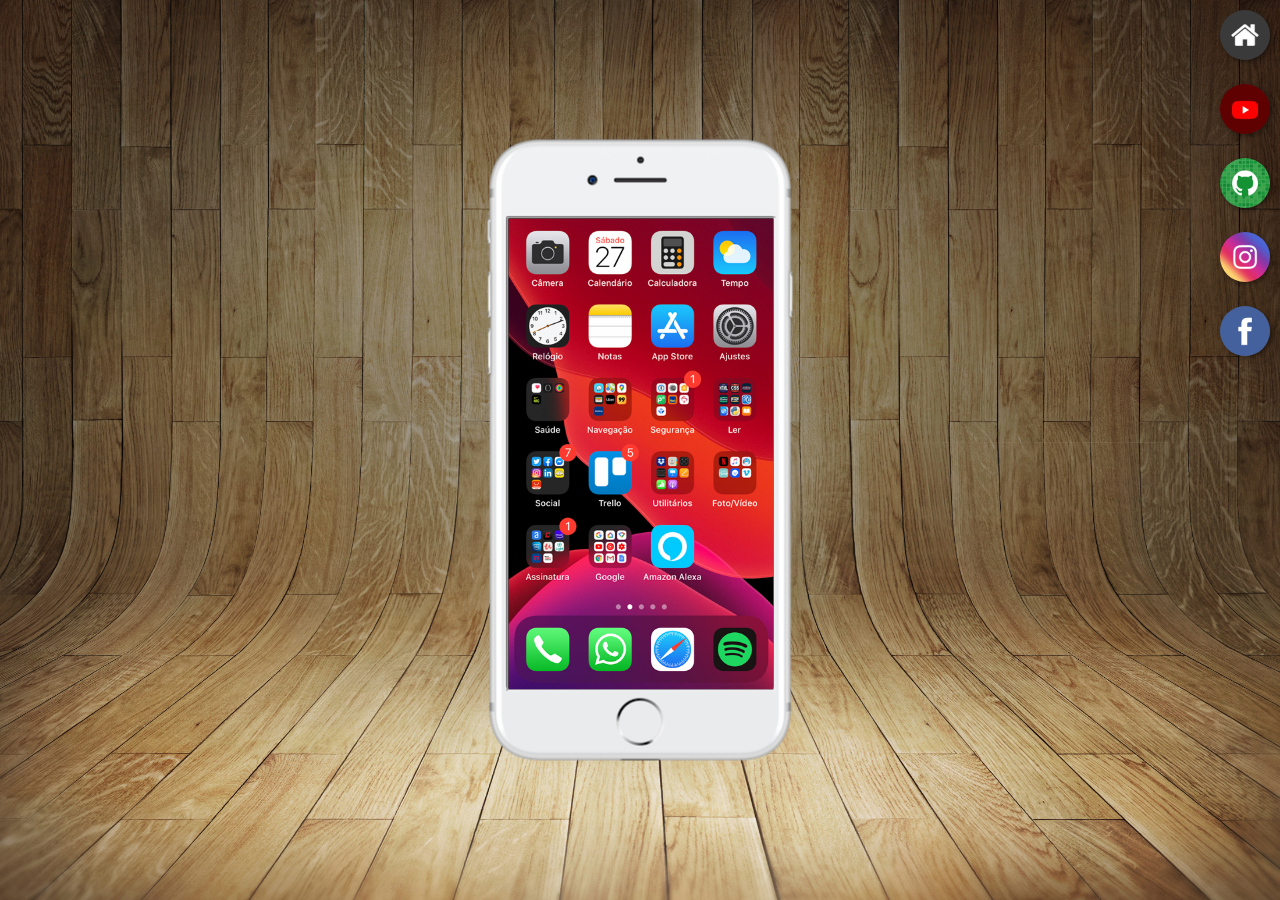
<file: index.html>
<!DOCTYPE html>
<html lang="pt-br">
<head>
    <meta charset="UTF-8">
    <meta name="viewport" content="width=device-width, initial-scale=1.0">
    <title>Projeto Redes Socias</title>
    <link rel="shortcut icon" href="favicon.ico" type="image/x-icon">
    <link rel="stylesheet" href="estilos/style.css">
</head>
<body>
    <main>
        <section id="telefone">
            <iframe src="home.html" name="tela" id="tela">
                Seu Navegador não é compatível com isso.
            </iframe>
        </section>
        <section id="redes-socias">
            <a href="home.html" target="tela"><img src="imagens/logo-home.jpg" alt=""></a> <br>
            <a href="youtube.html" target="tela"><img src="imagens/logo-youtube.jpg" alt=""></a> <br>
            <a href="github.html" target="tela"><img src="imagens/logo-github.jpg" alt=""></a> <br>
            <a href="instagram.html" target="tela"><img src="imagens/logo-instagram.jpg" alt=""></a> <br>
            <a href="facebook.html" target="tela"><img src="imagens/logo-facebook.jpg" alt=""></a>
        </section>
    </main>
</body>
</html>
</file>
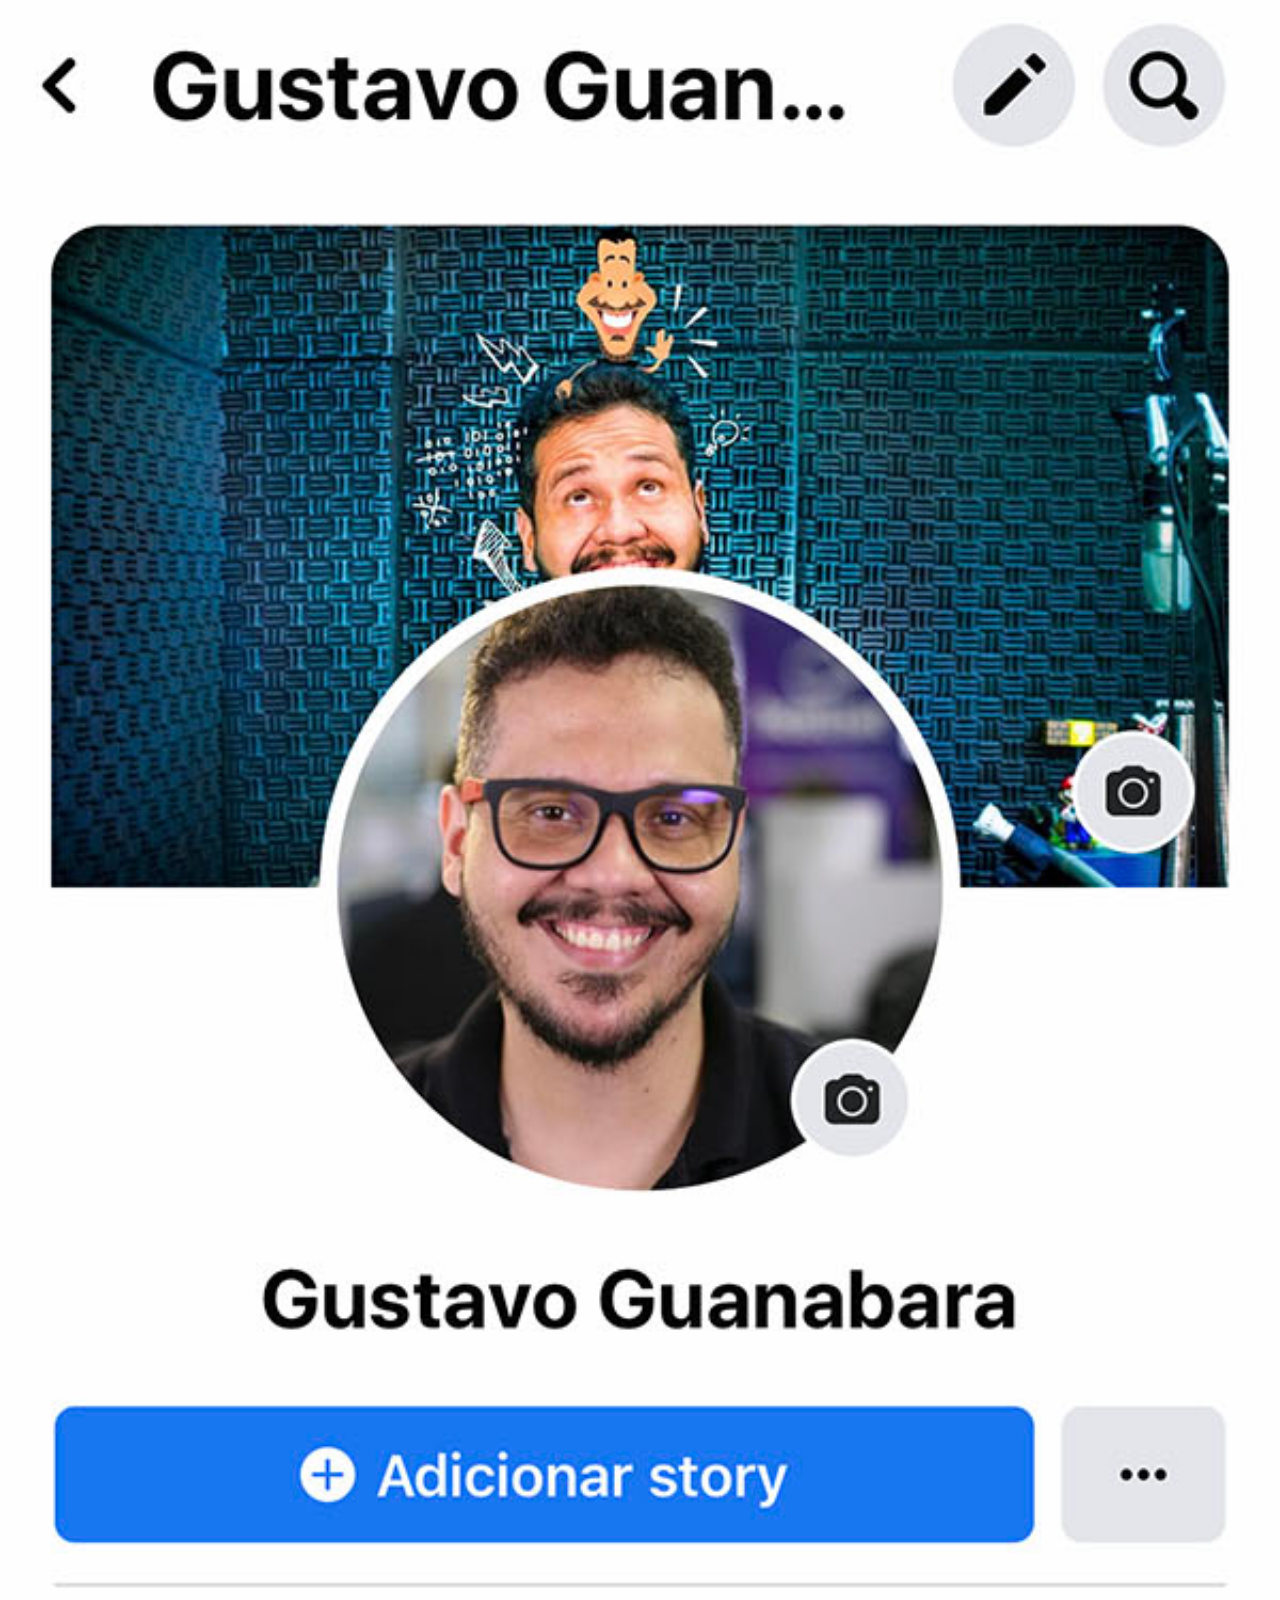
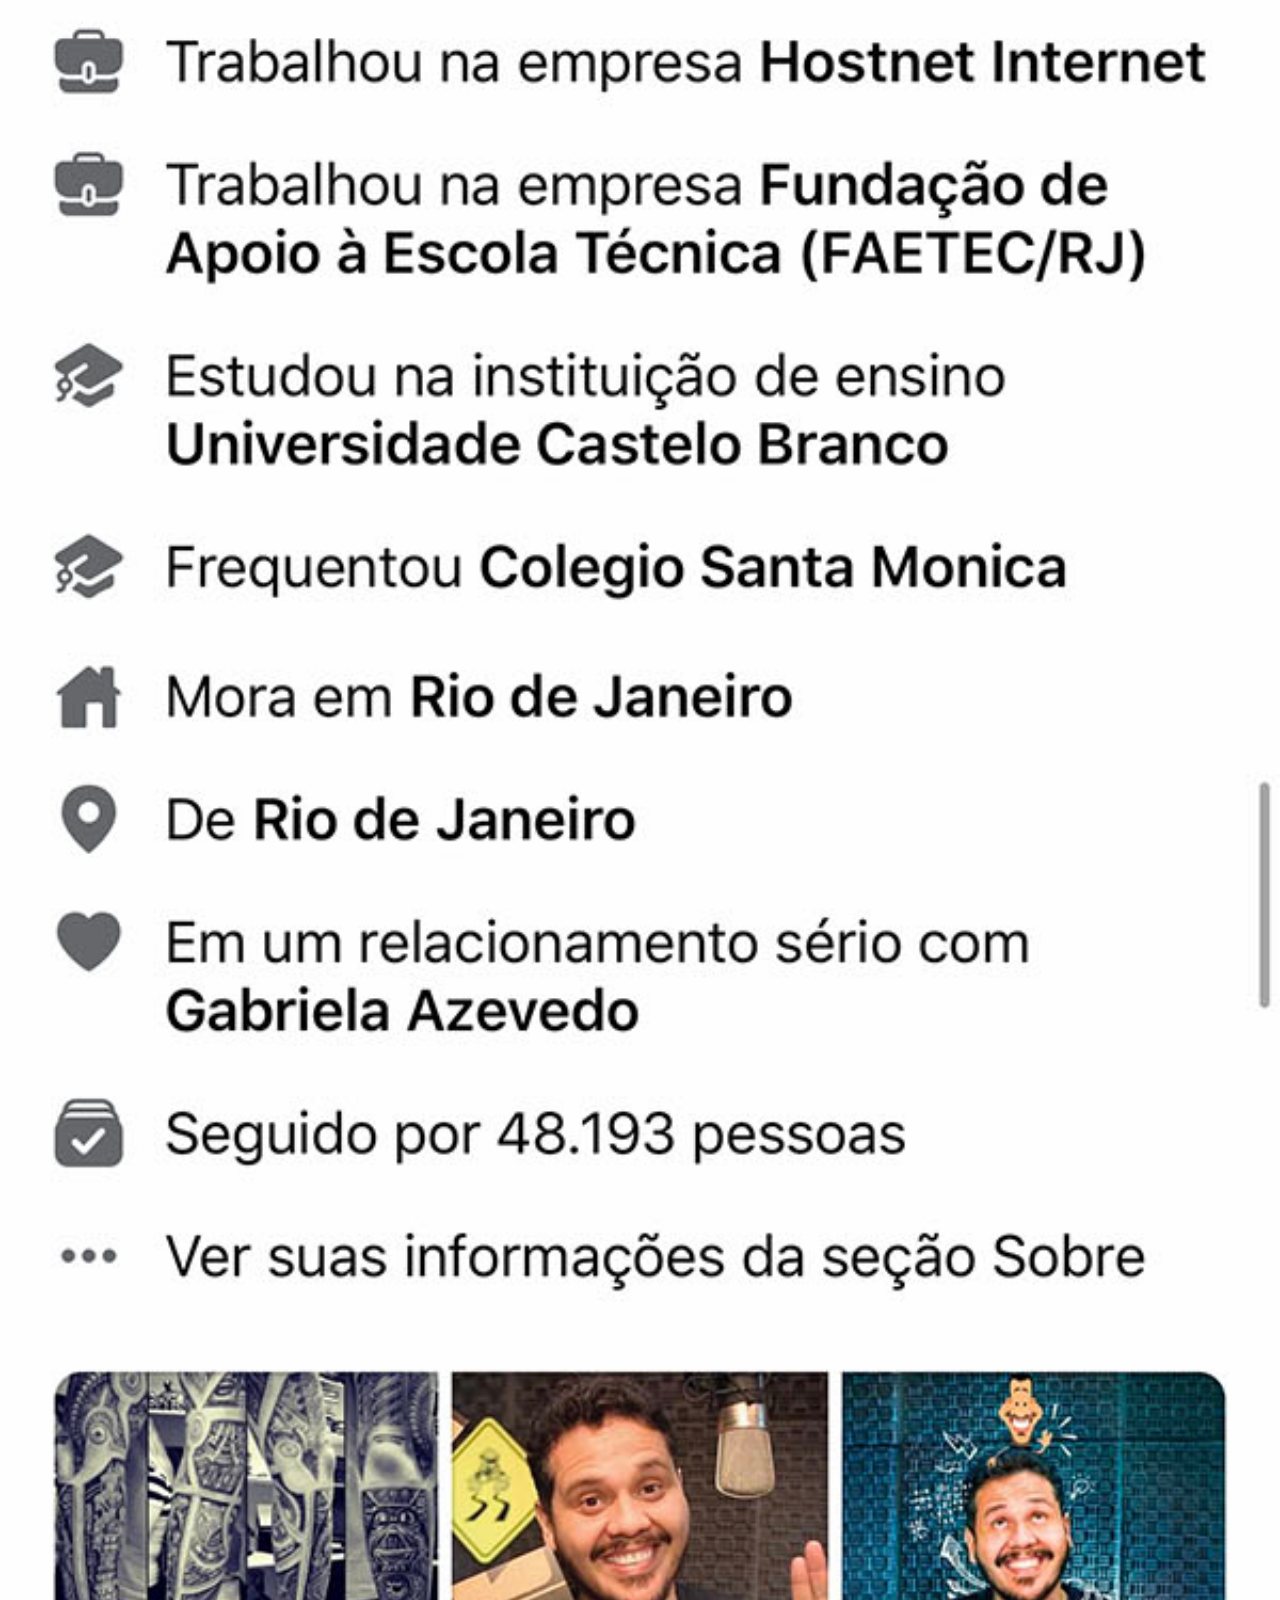
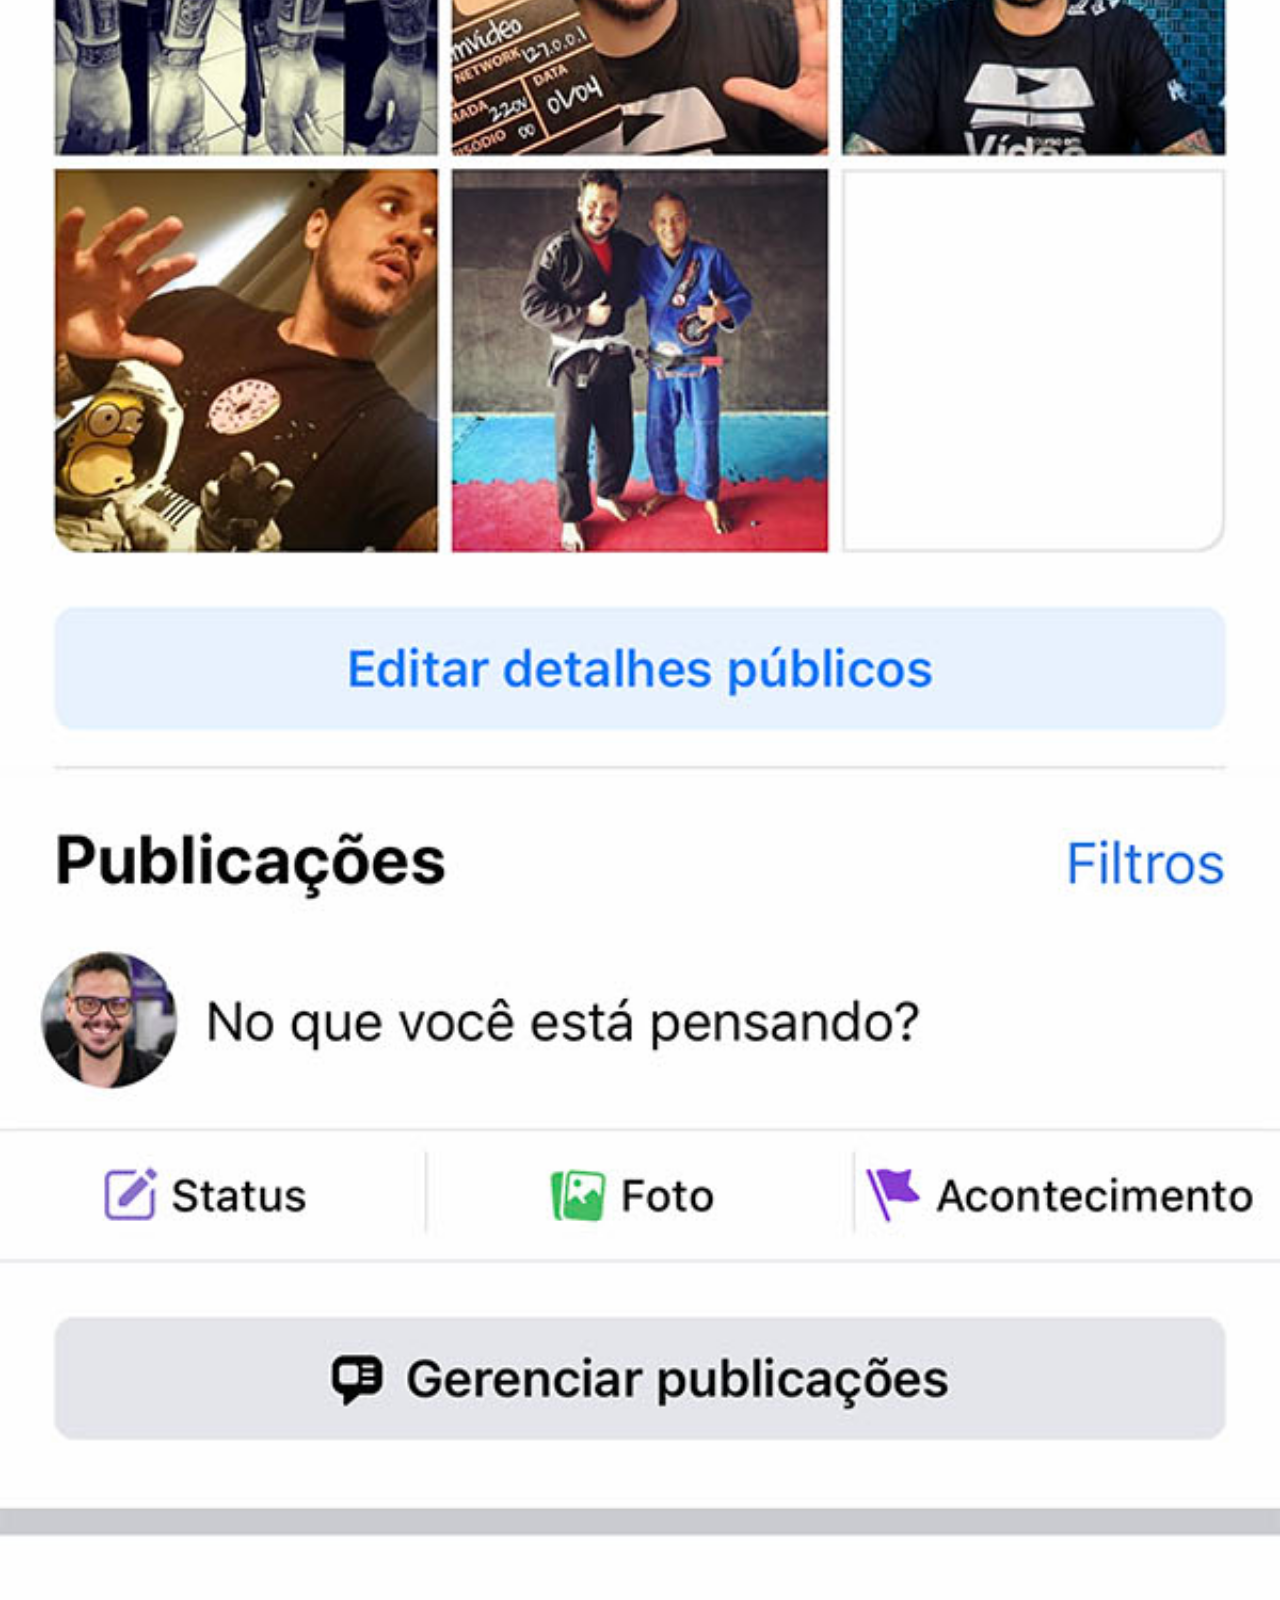
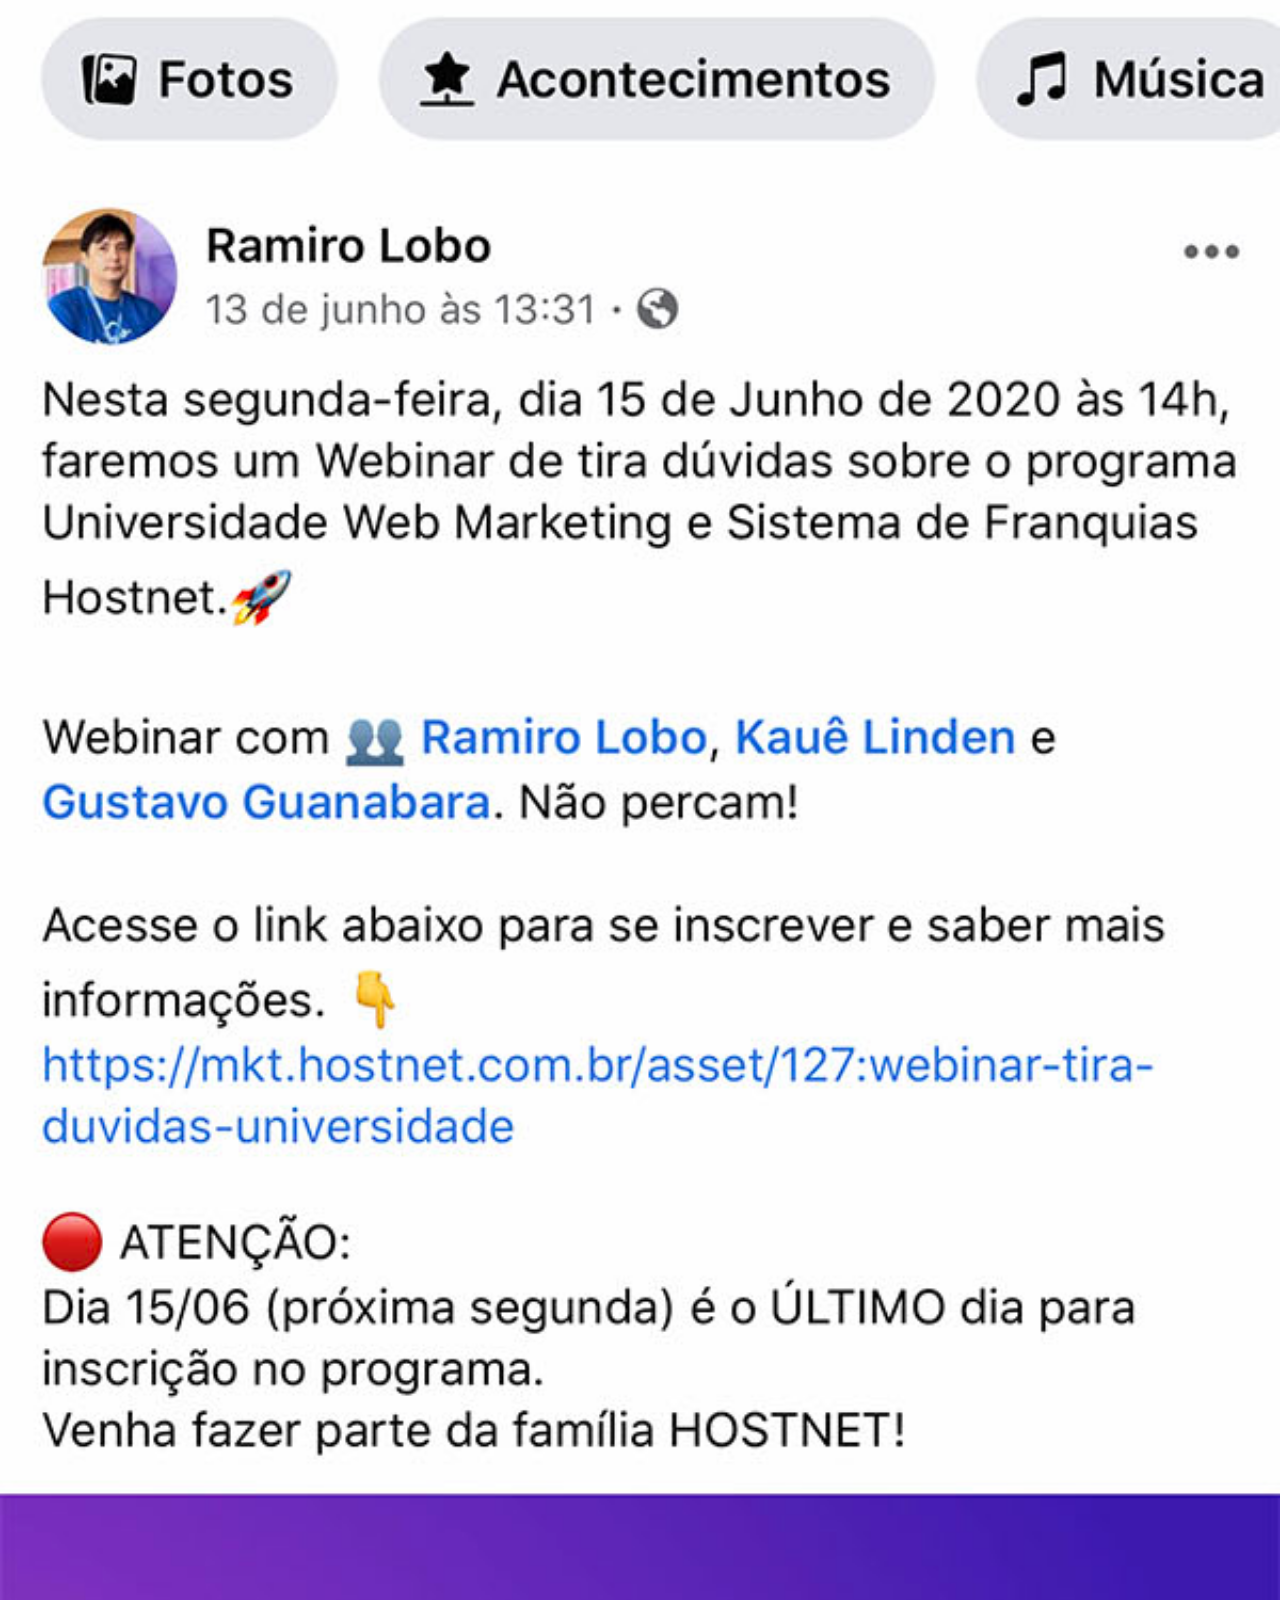
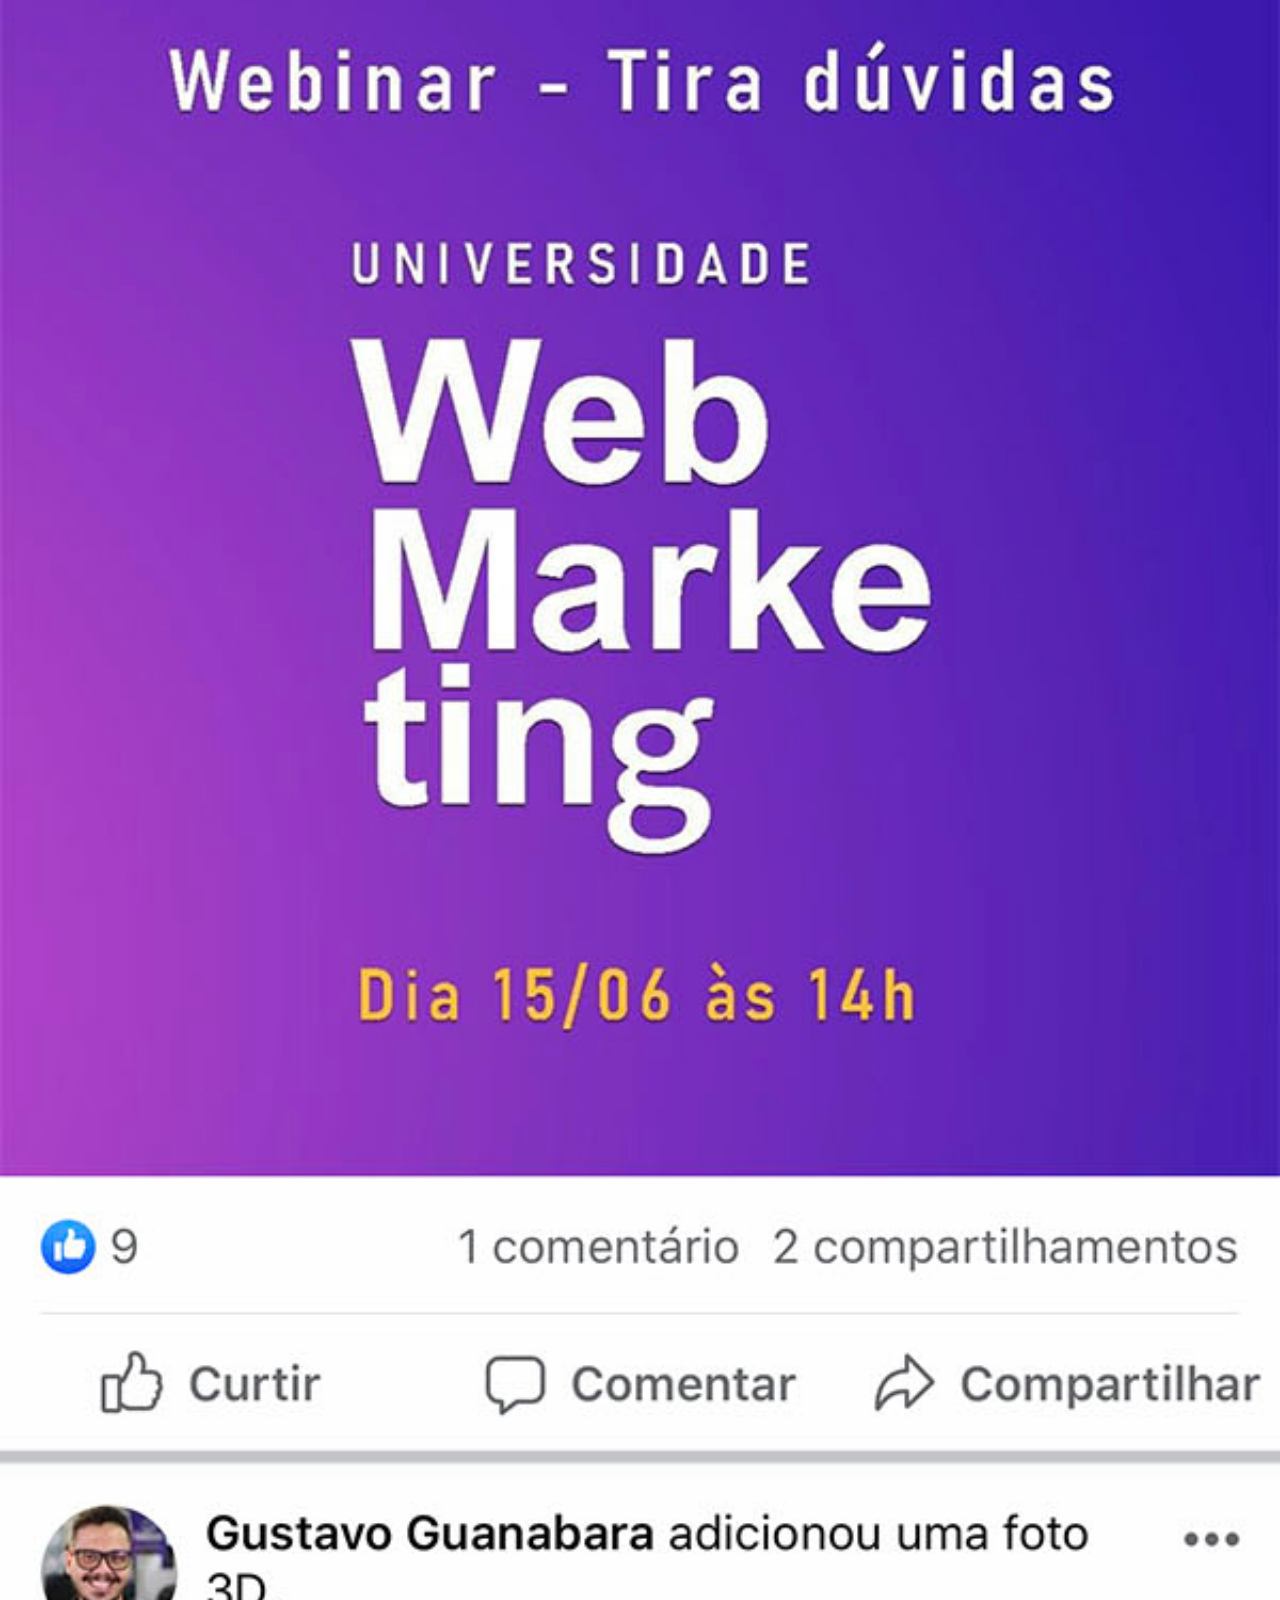
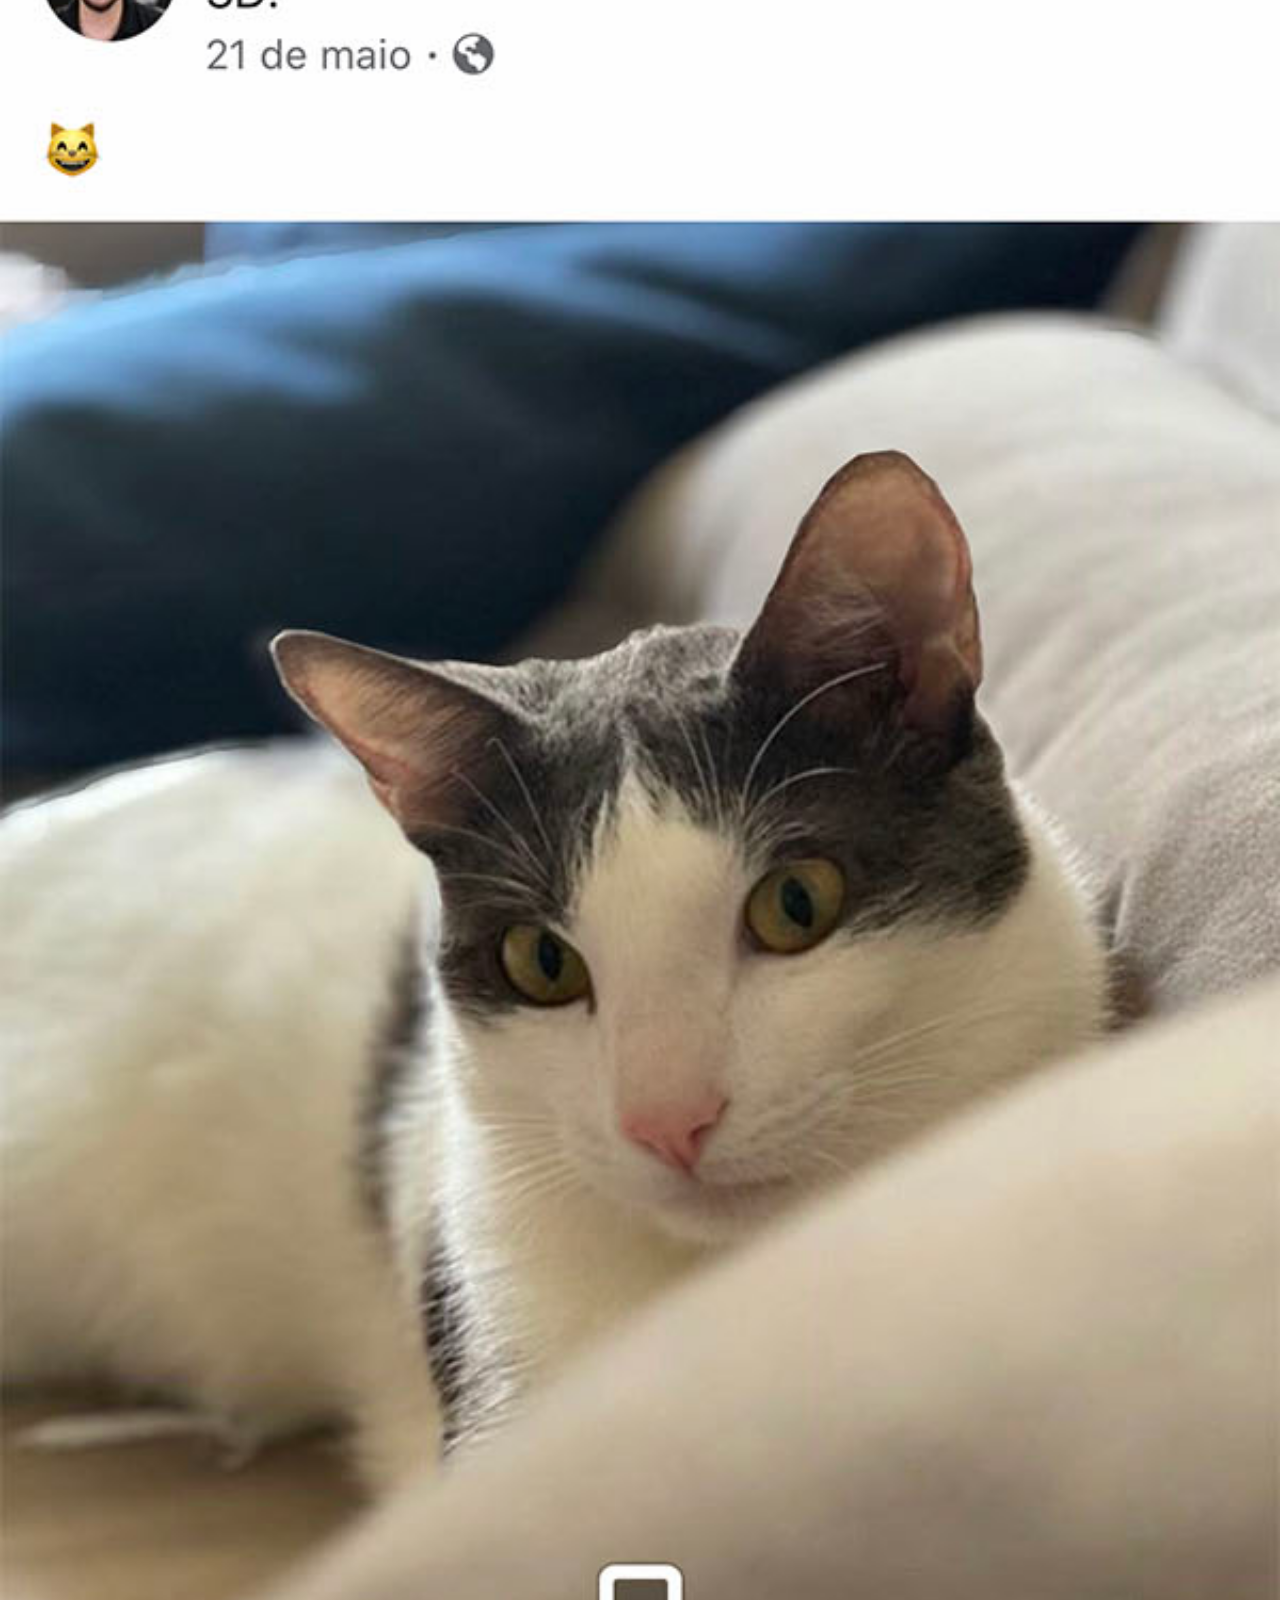
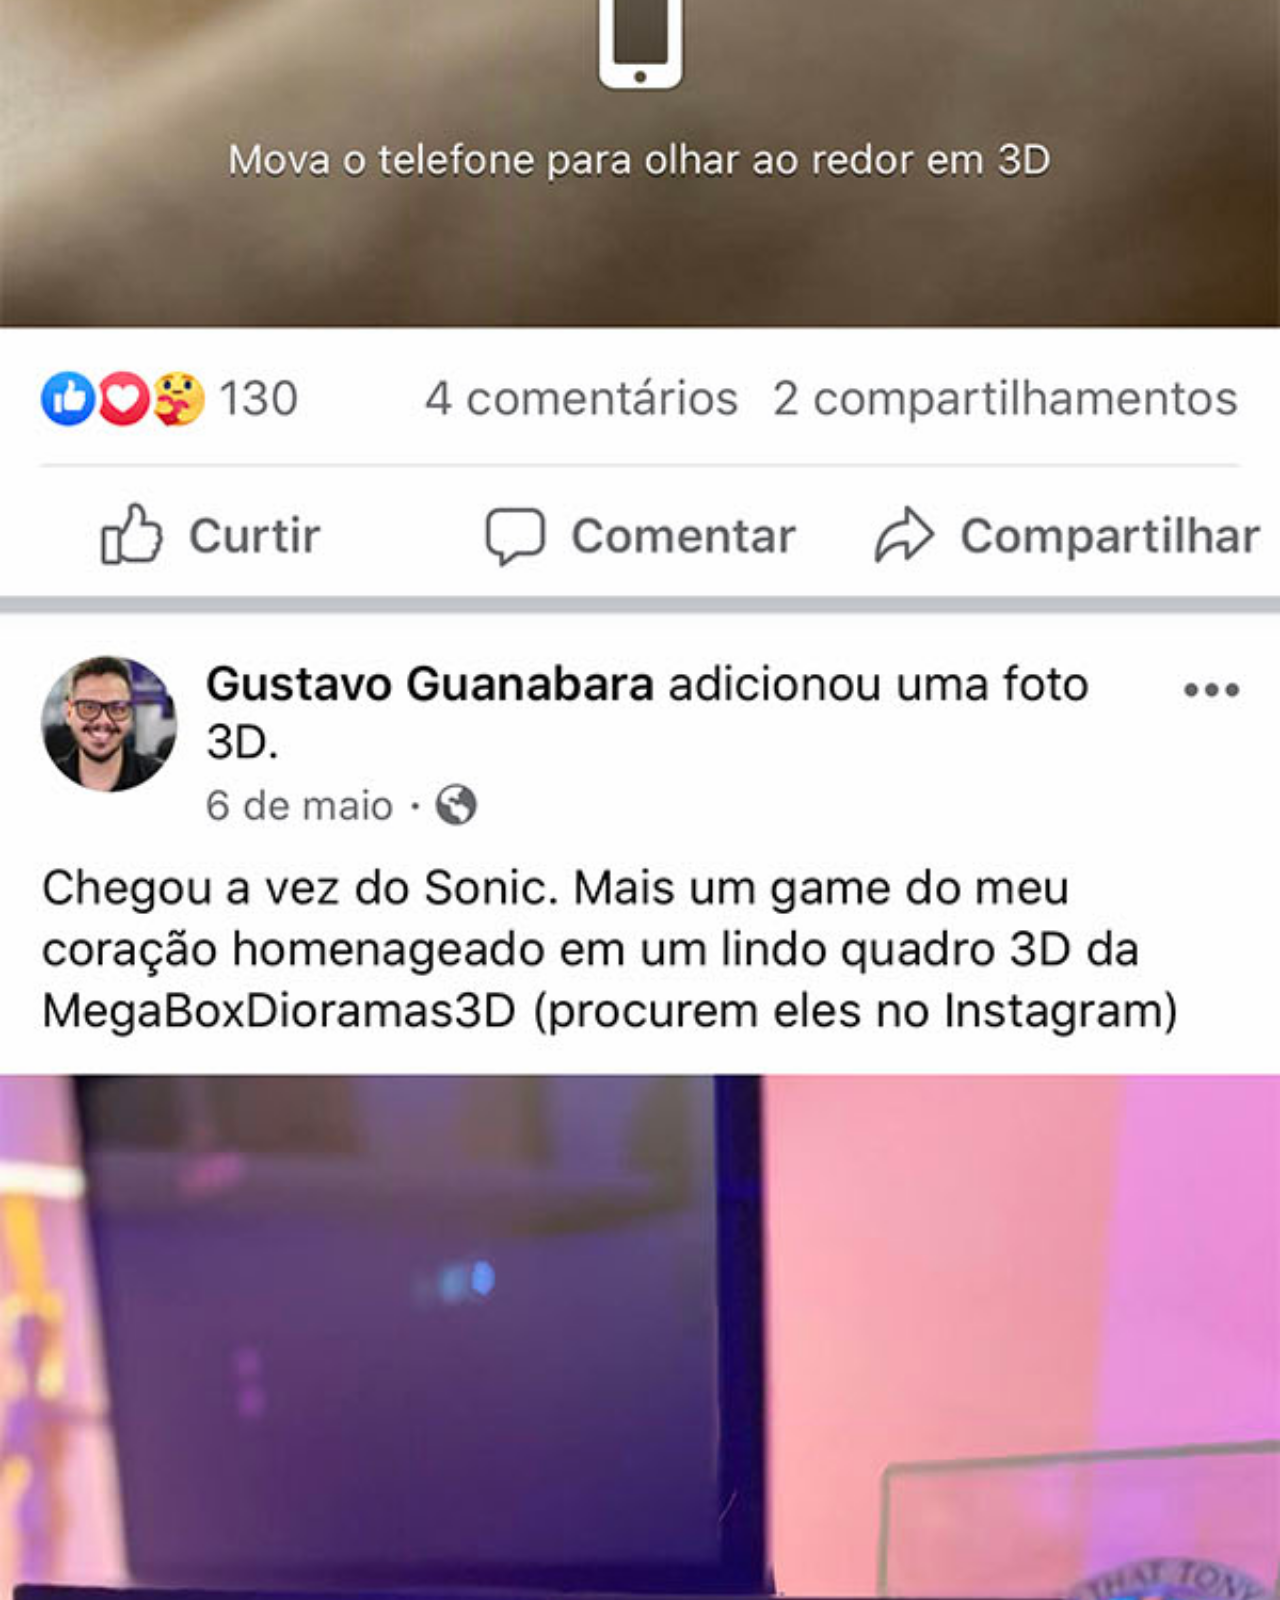
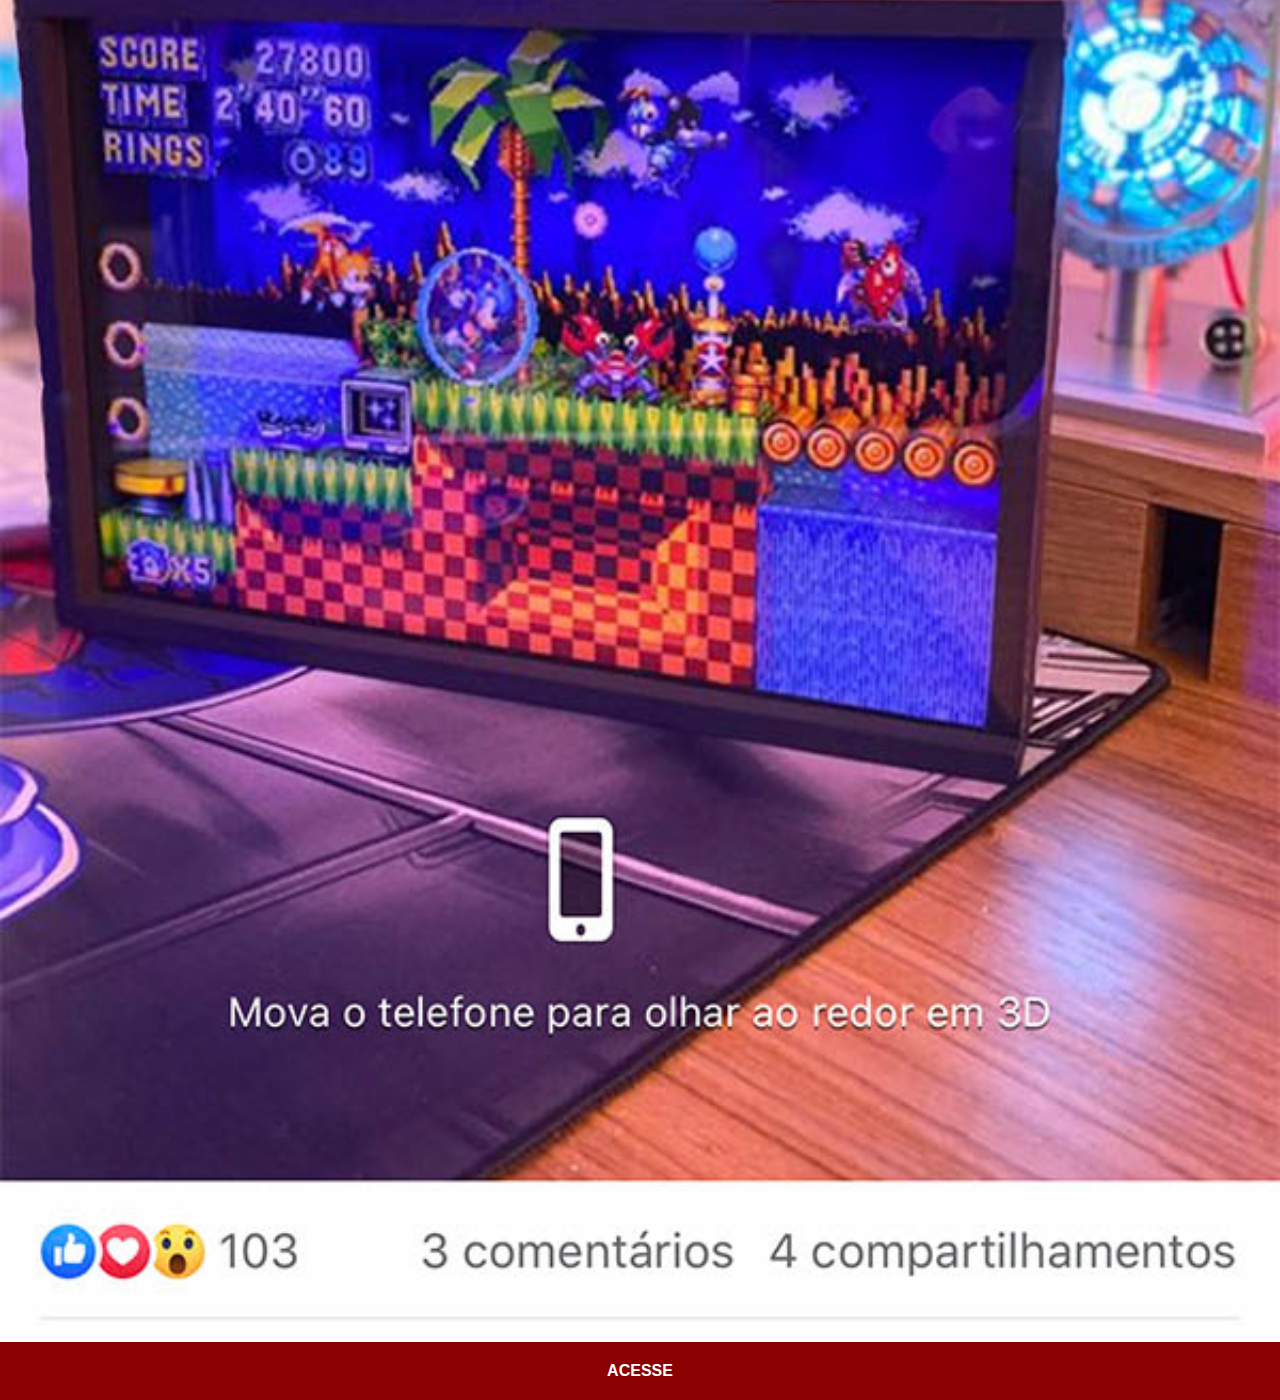
<file: facebook.html>
<!DOCTYPE html>
<html lang="pt-br">
<head>
    <meta charset="UTF-8">
    <meta name="viewport" content="width=device-width, initial-scale=1.0">
    <title>Facebook</title>
    <link rel="stylesheet" href="estilos/social.css">
</head>
<body>
    <img src="imagens/tela-facebook.jpg" alt="Facebook">
    <a href="https://www.facebook.com/people/Jonas-Santos-Moraes/pfbid0hRvspbLov9515D48n2pyMsHkRvfAcBJbnUEPawEb68jCL1Vbou1z3uUY5wKrWDpjl/">ACESSE</a>
</body>
</html>
</file>
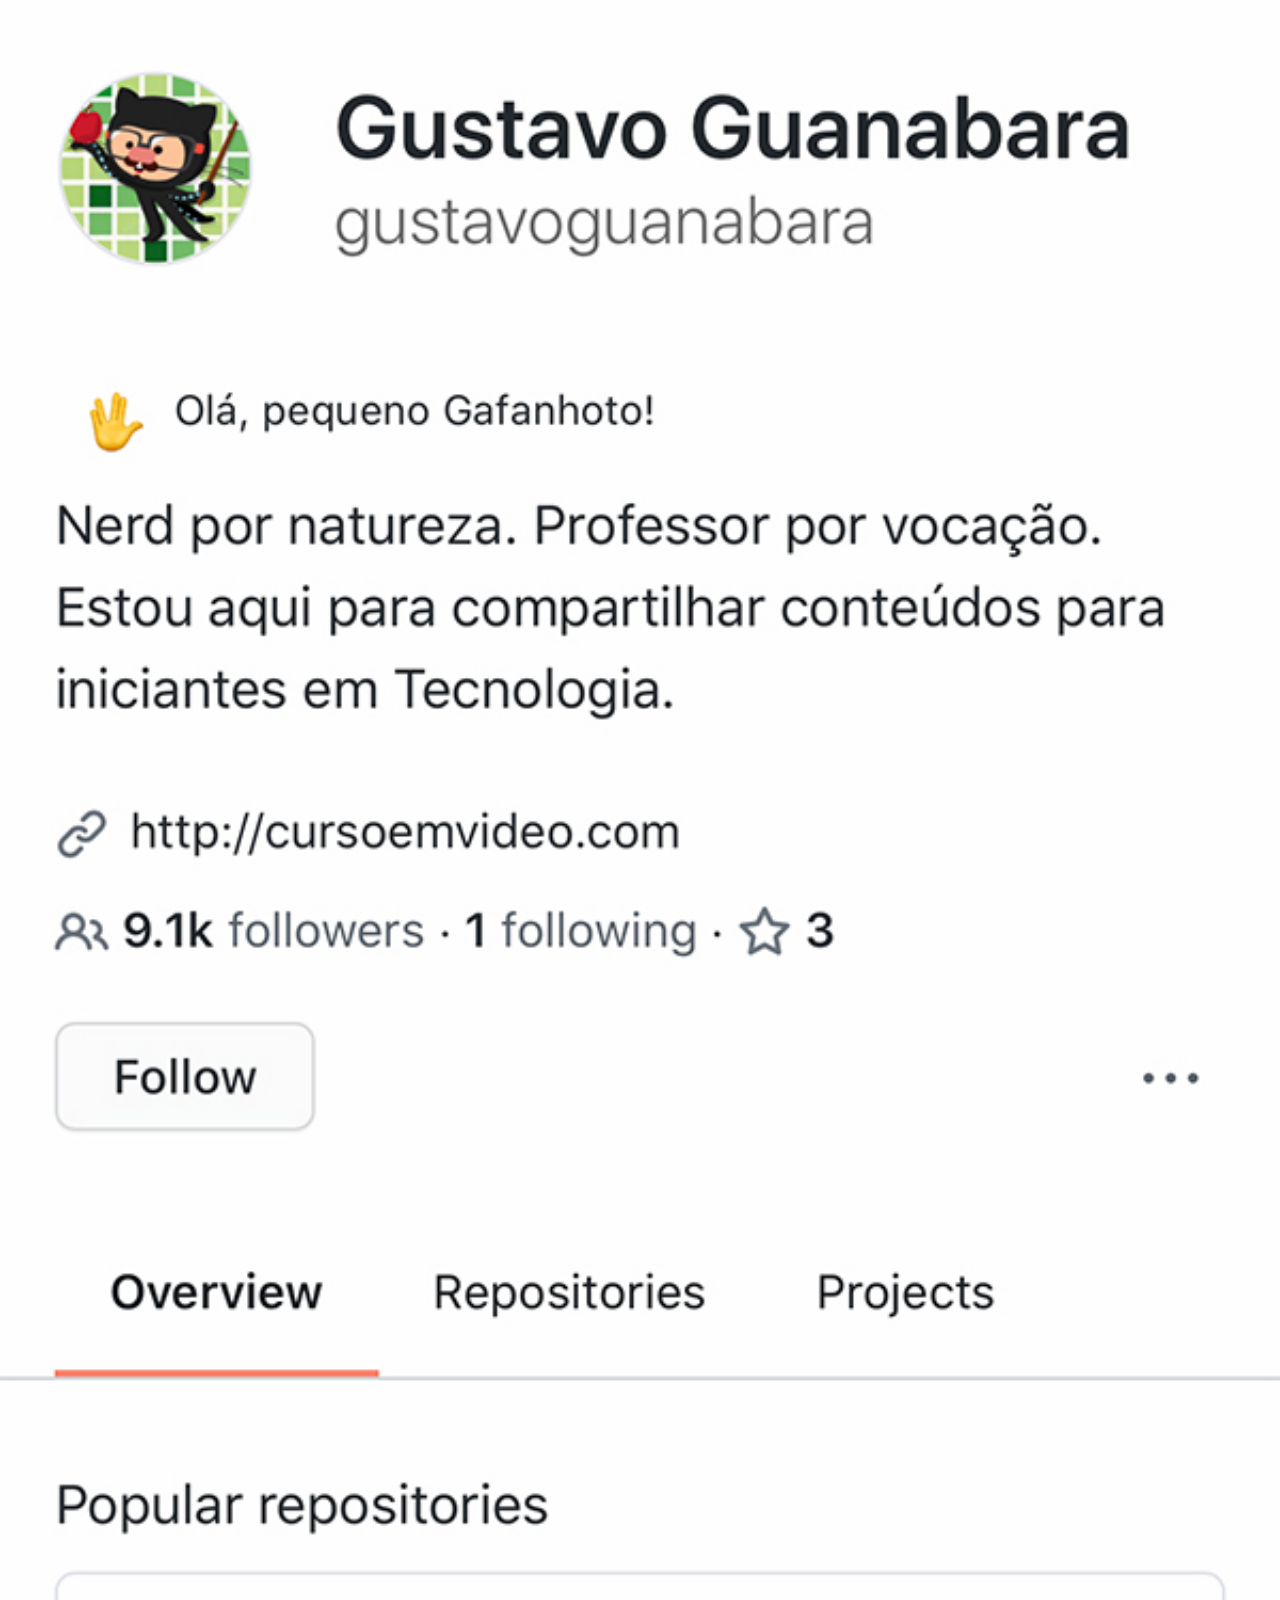
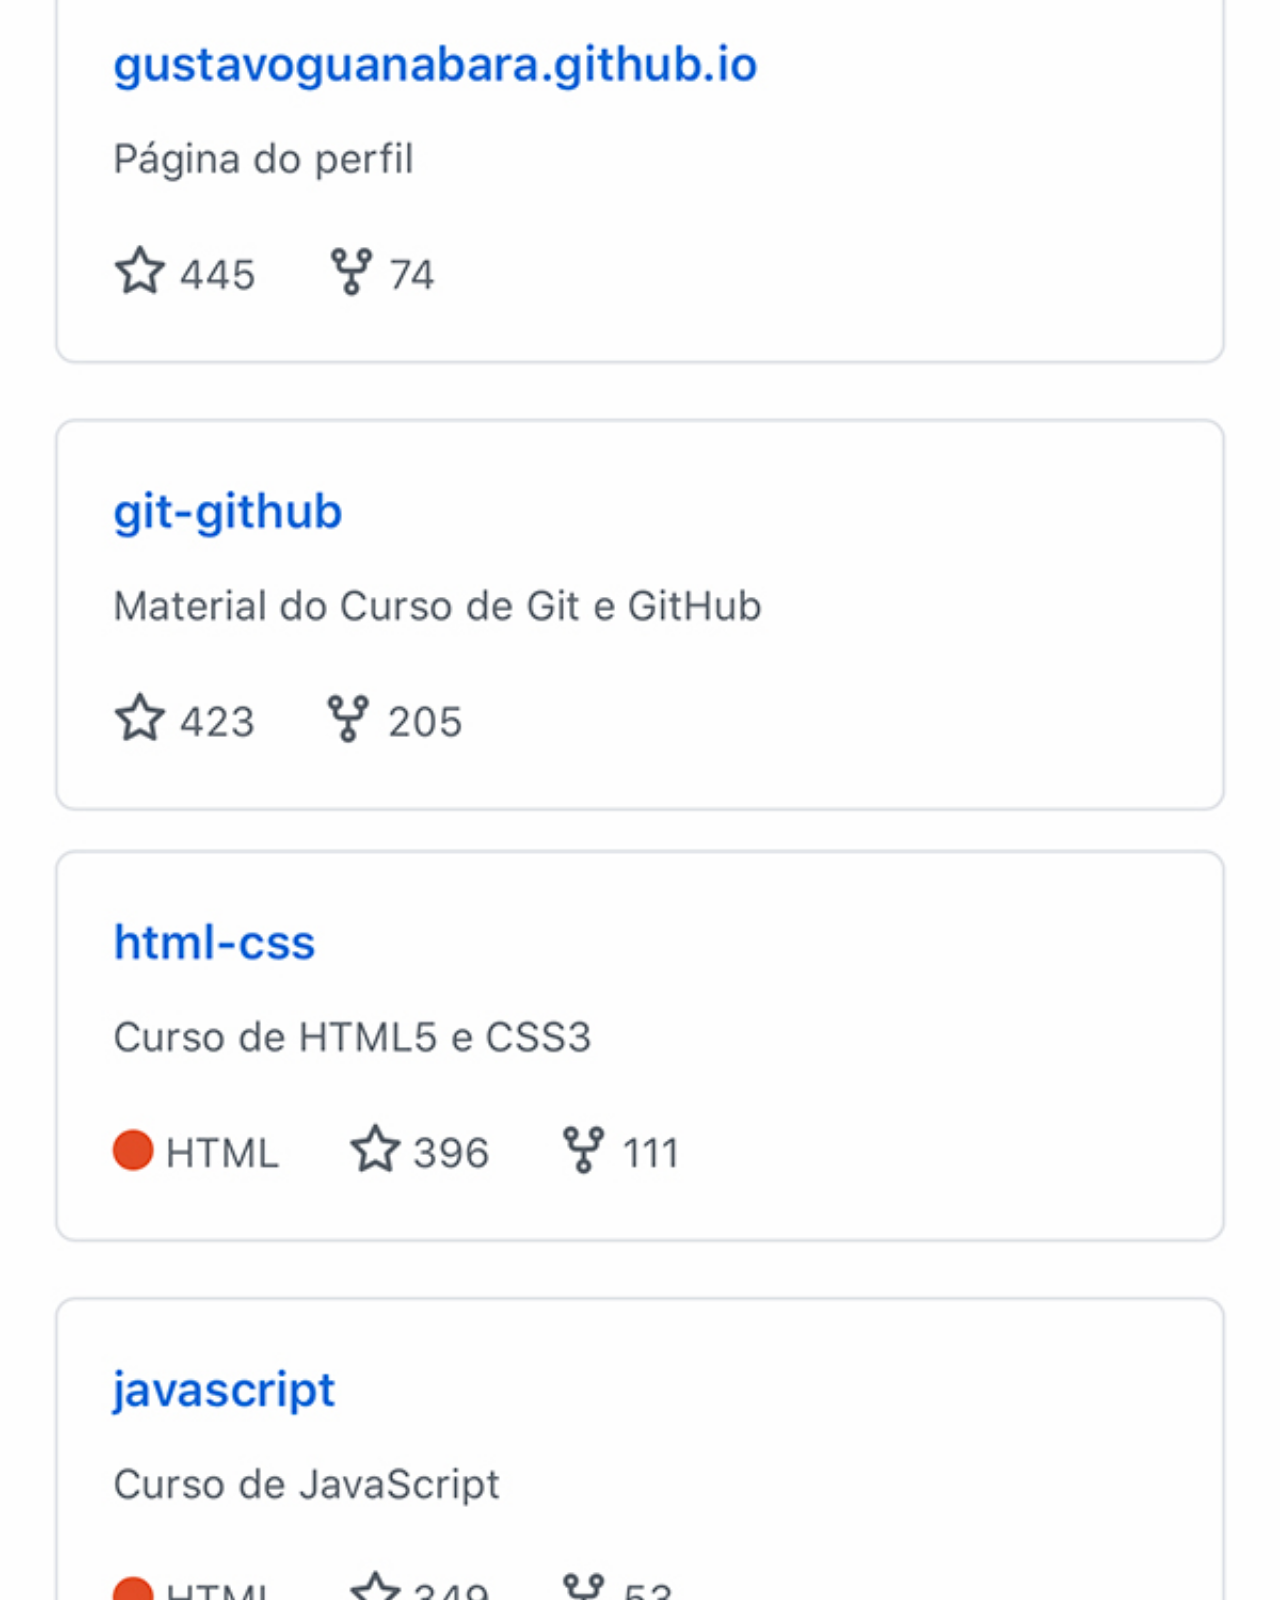
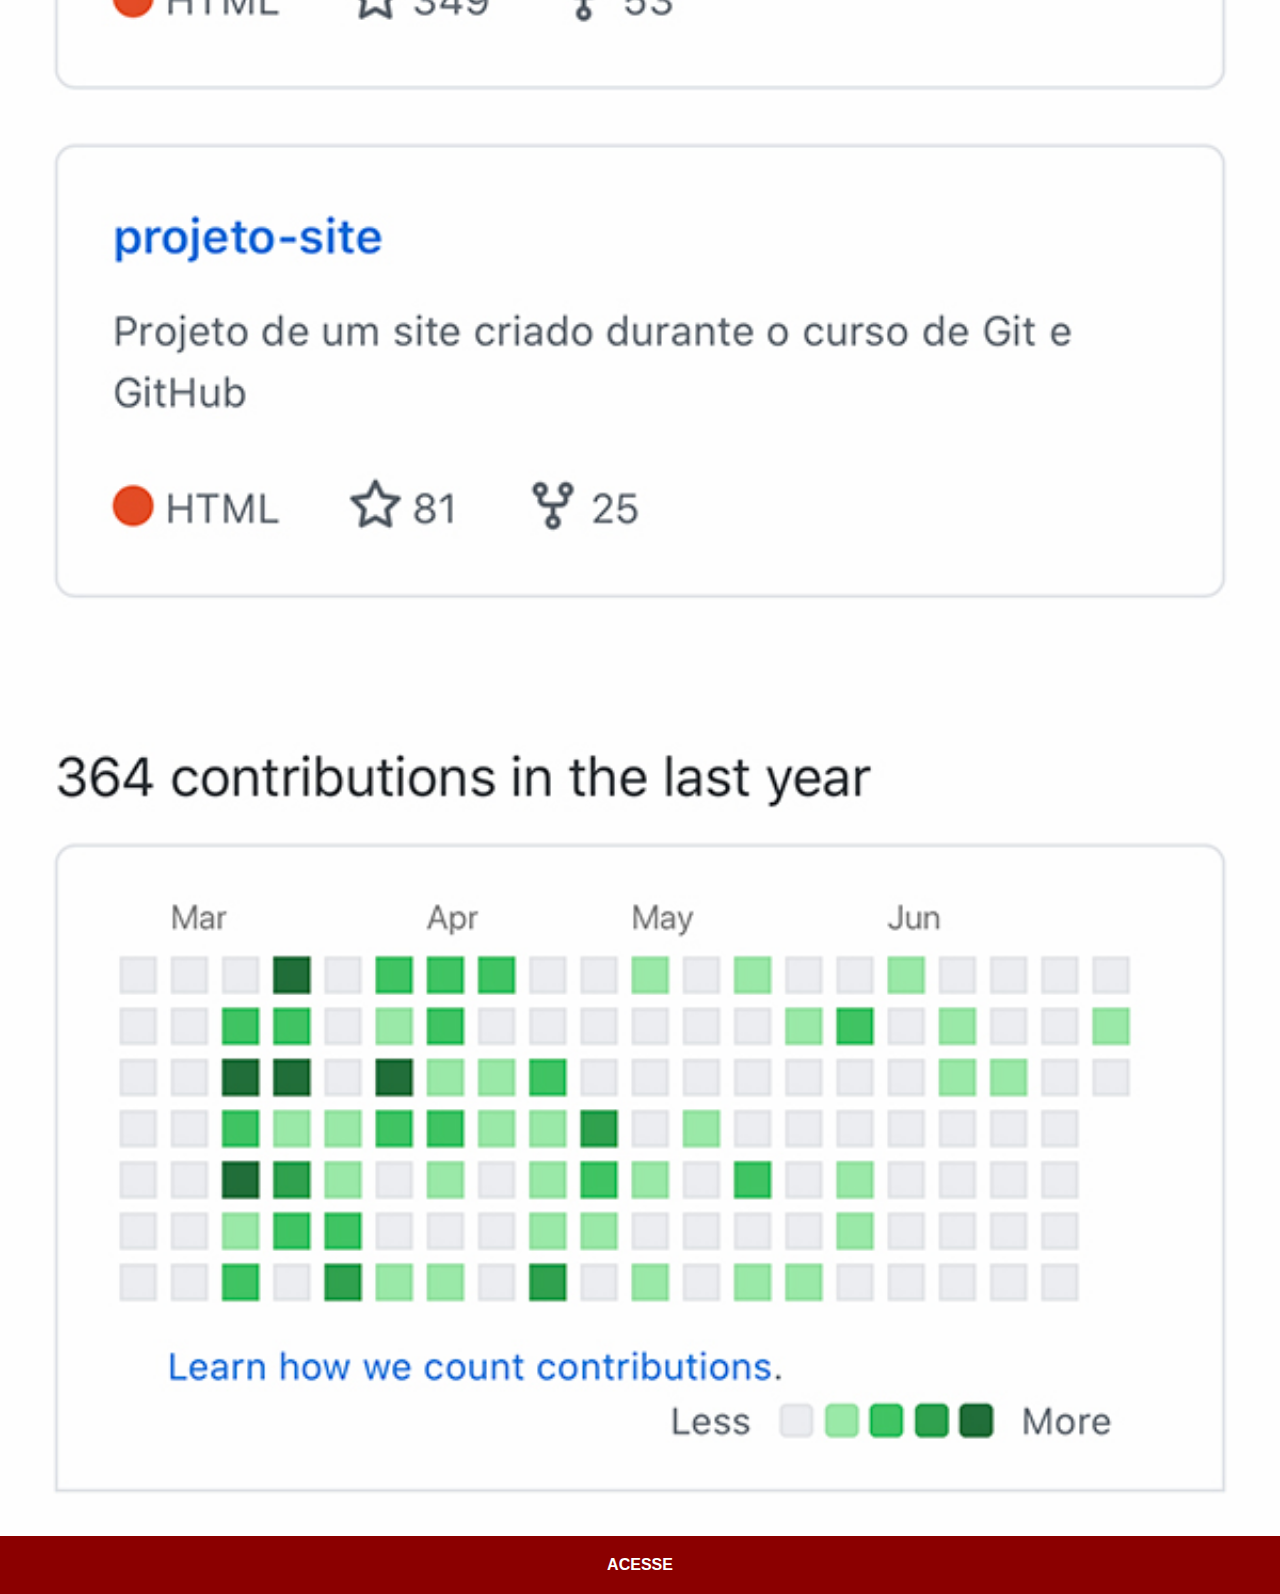
<file: github.html>
<!DOCTYPE html>
<html lang="pt-br">
<head>
    <meta charset="UTF-8">
    <meta name="viewport" content="width=device-width, initial-scale=1.0">
    <title>Document</title>
    <link rel="stylesheet" href="estilos/social.css">
</head>
<body>
    <img src="imagens/tela-github.jpg" alt="github">
    <a href="https://github.com/Jonas8233144234" target="_blank">ACESSE</a>
</body>
</html>
</file>
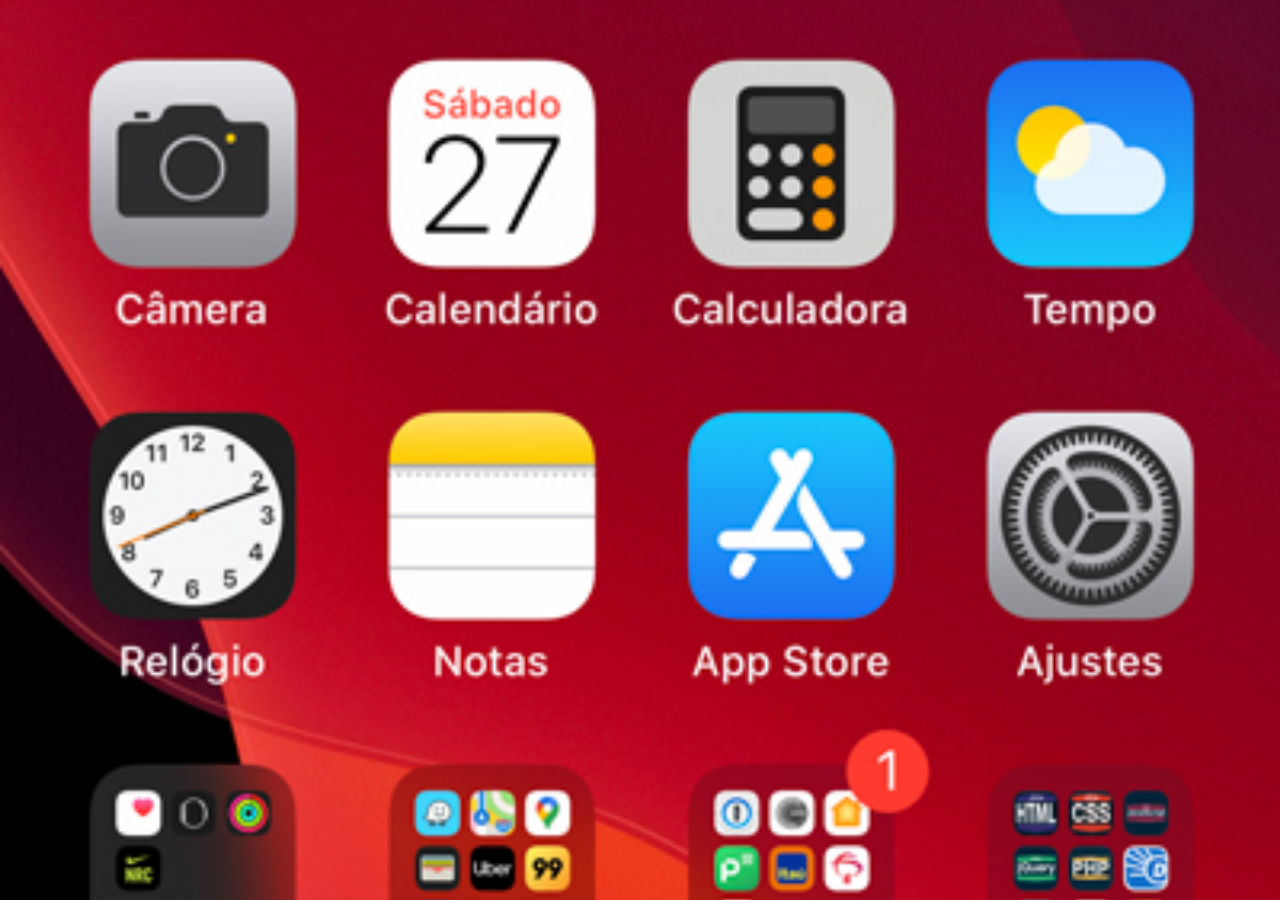
<file: home.html>
<!DOCTYPE html>
<html lang="pt-br">
<head>
    <meta charset="UTF-8">
    <meta name="viewport" content="width=device-width, initial-scale=1.0">
    <title>Home</title>
</head>
<style>
    * {
        margin: 0;
        padding: 0;
    }

    body {
        width: 100vw;
        height: 100vh;
        background: black url('imagens/tela-home.jpg') no-repeat top center;
        background-size: cover;
    }
</style>
<body>
    
</body>
</html>
</file>
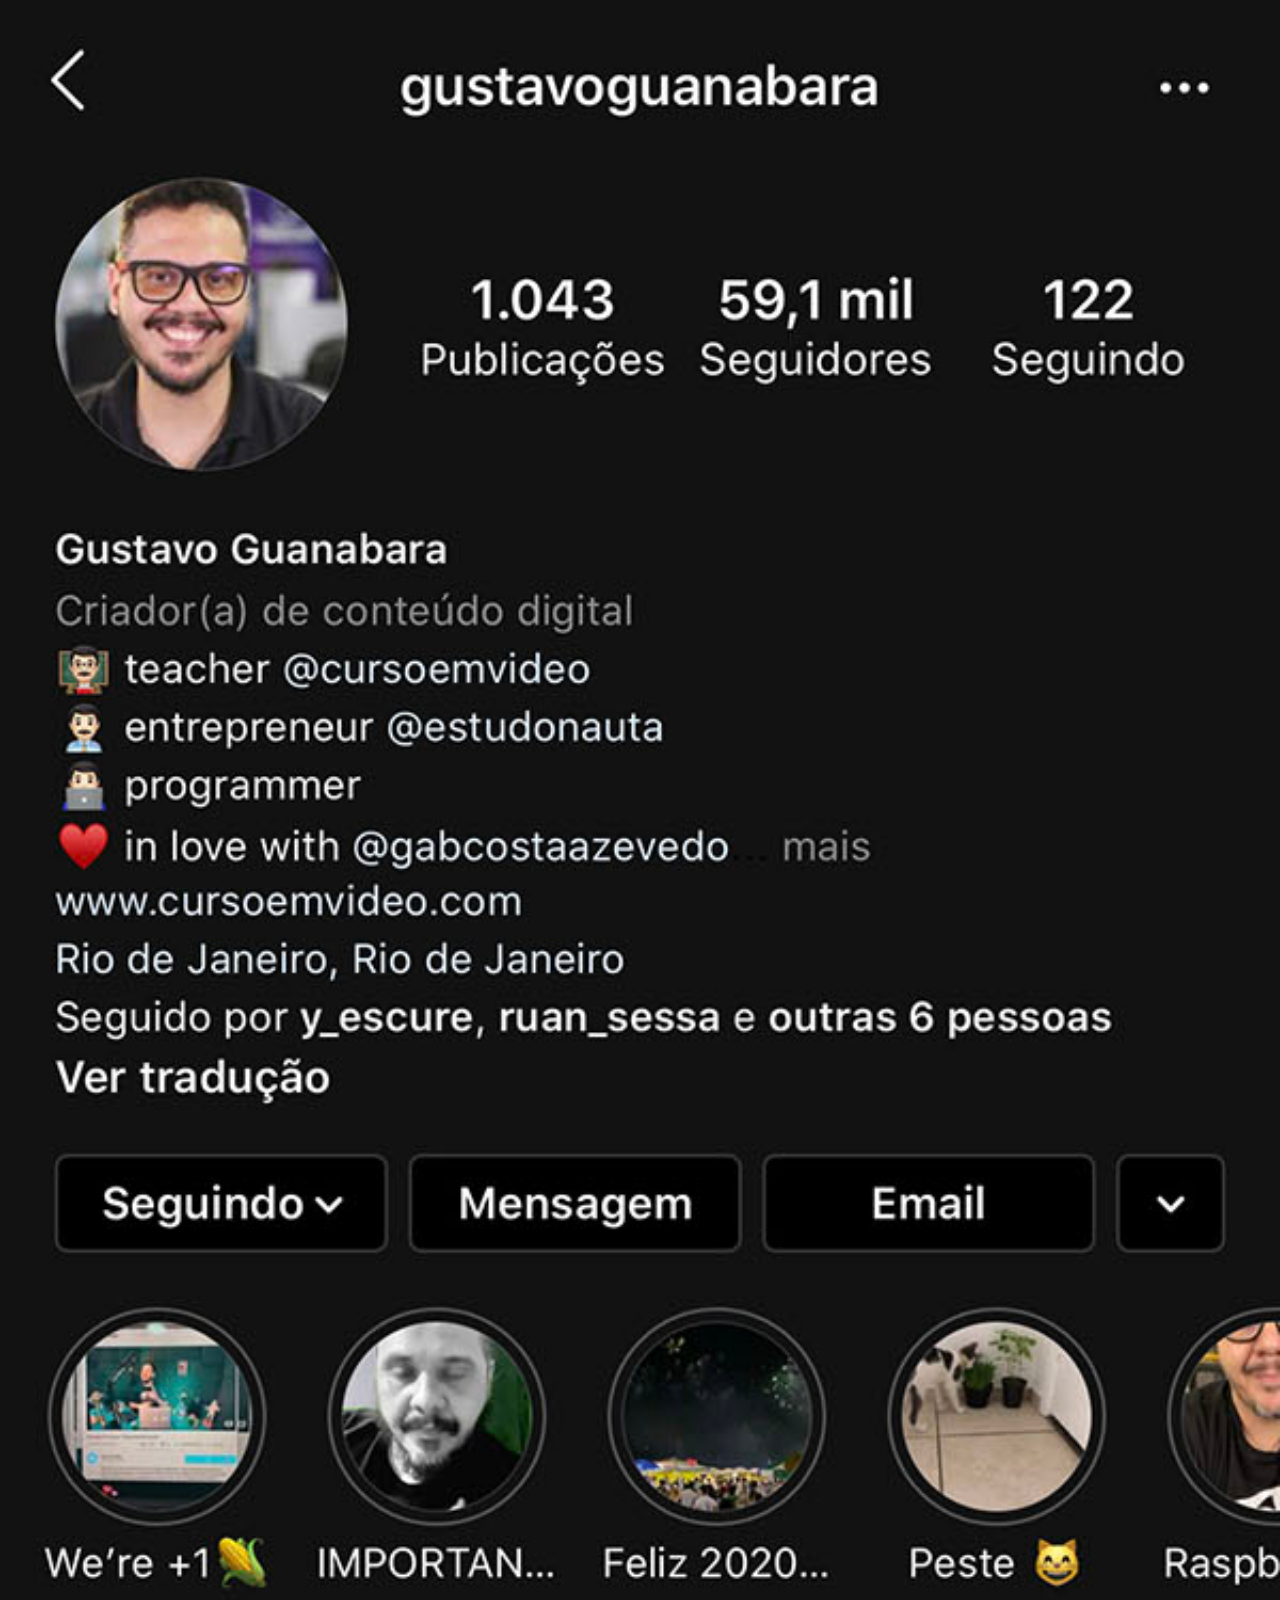
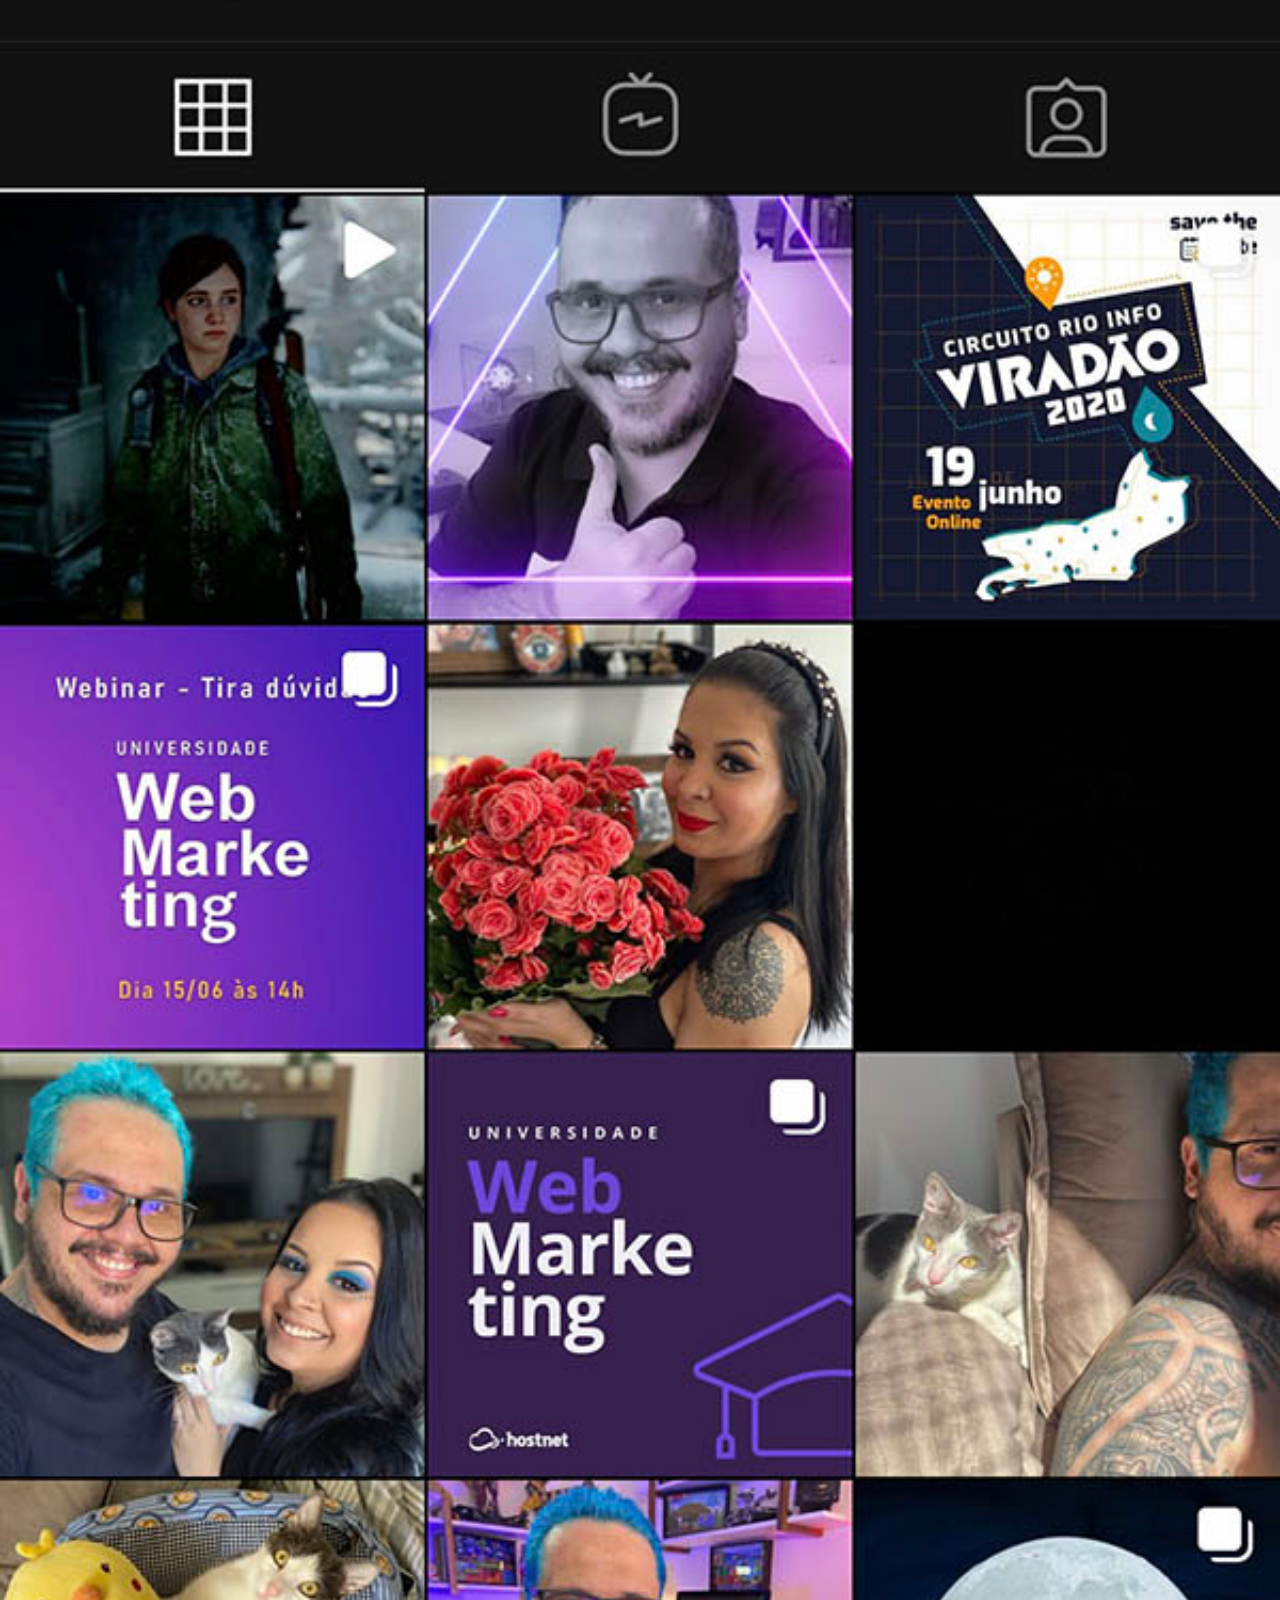
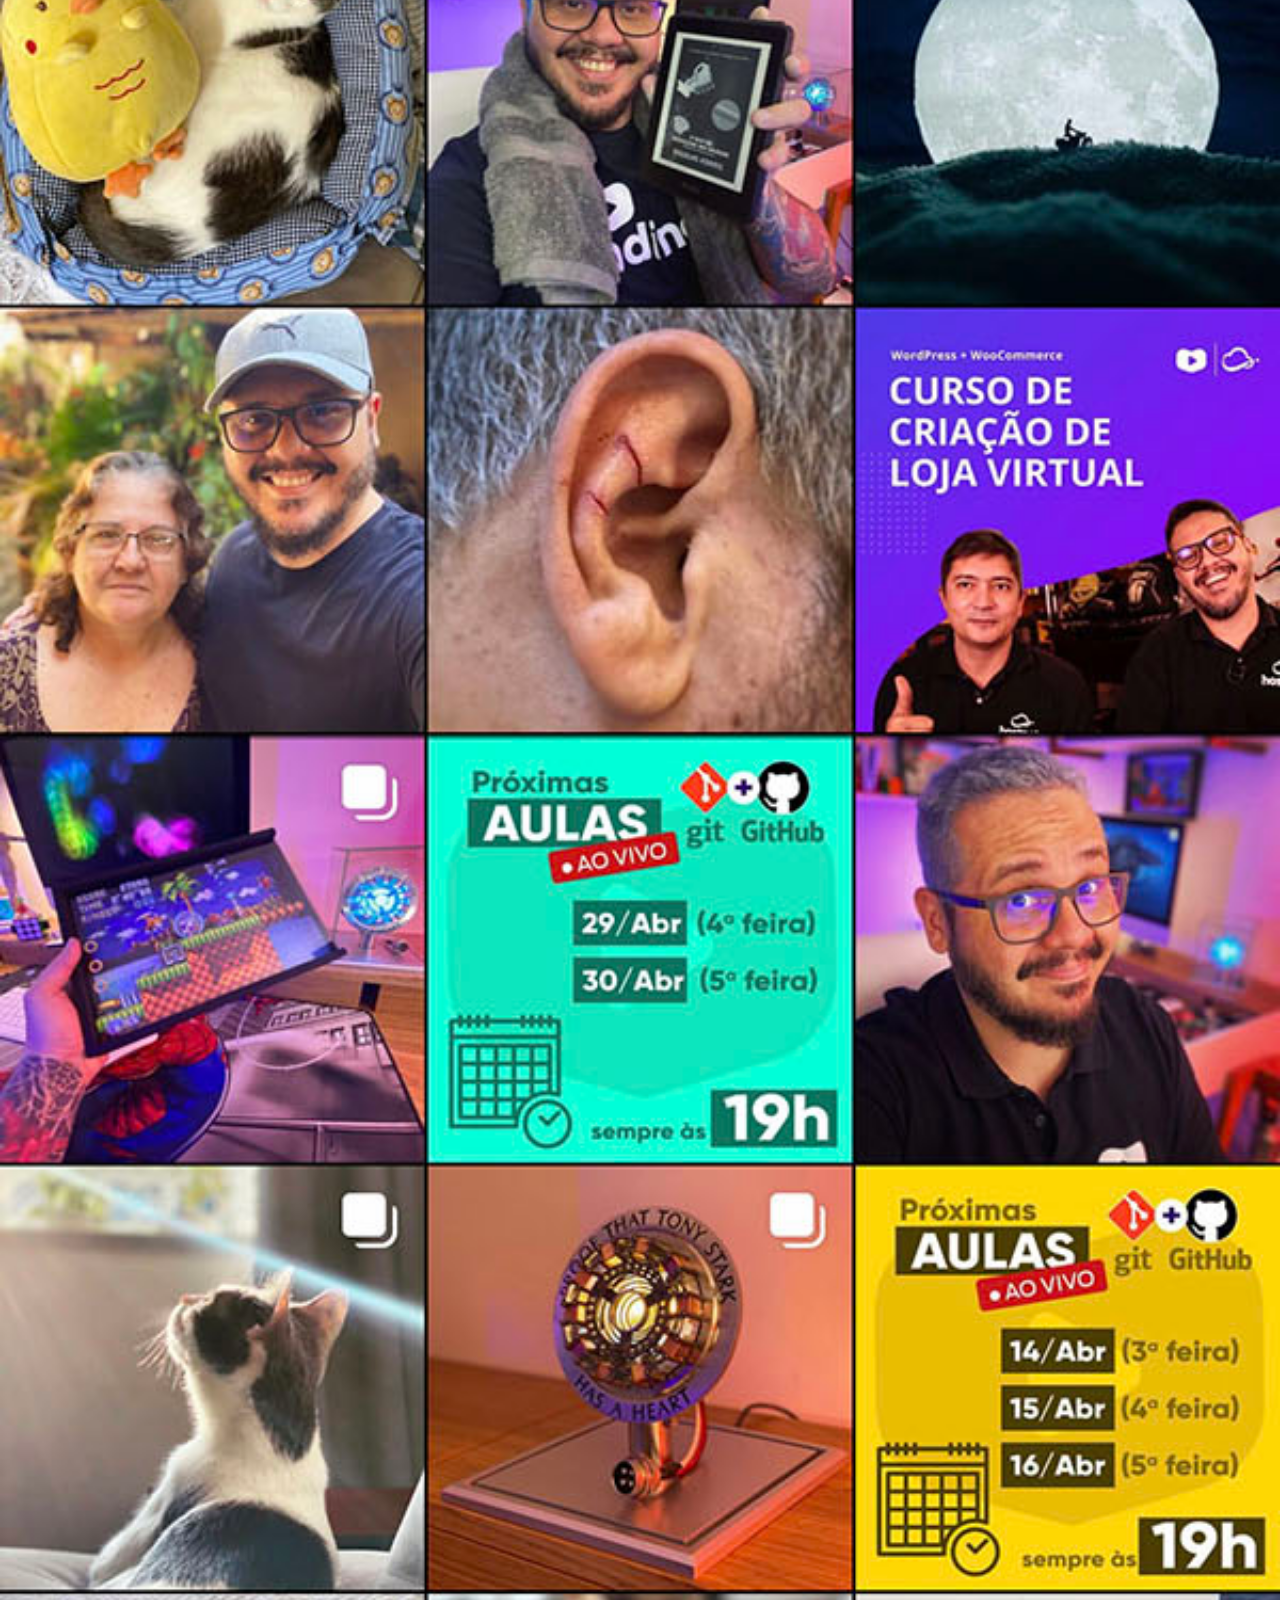
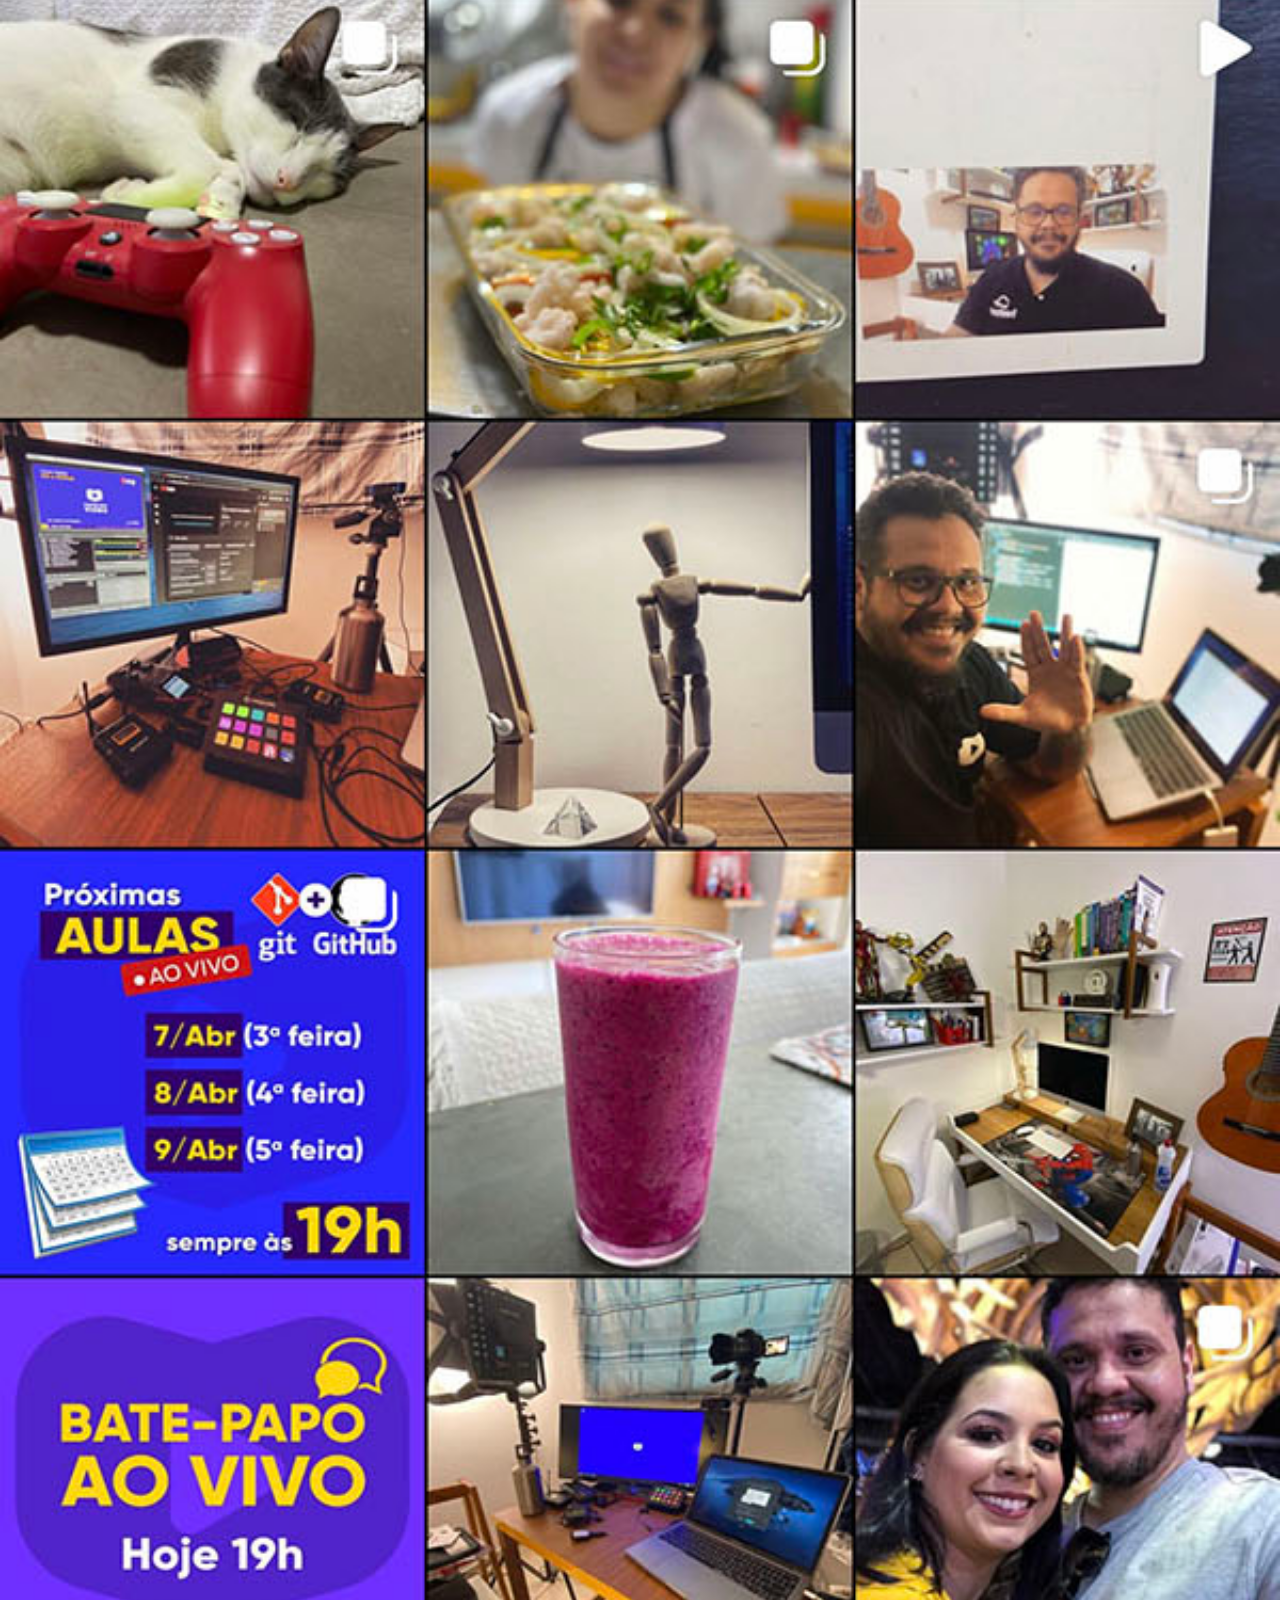
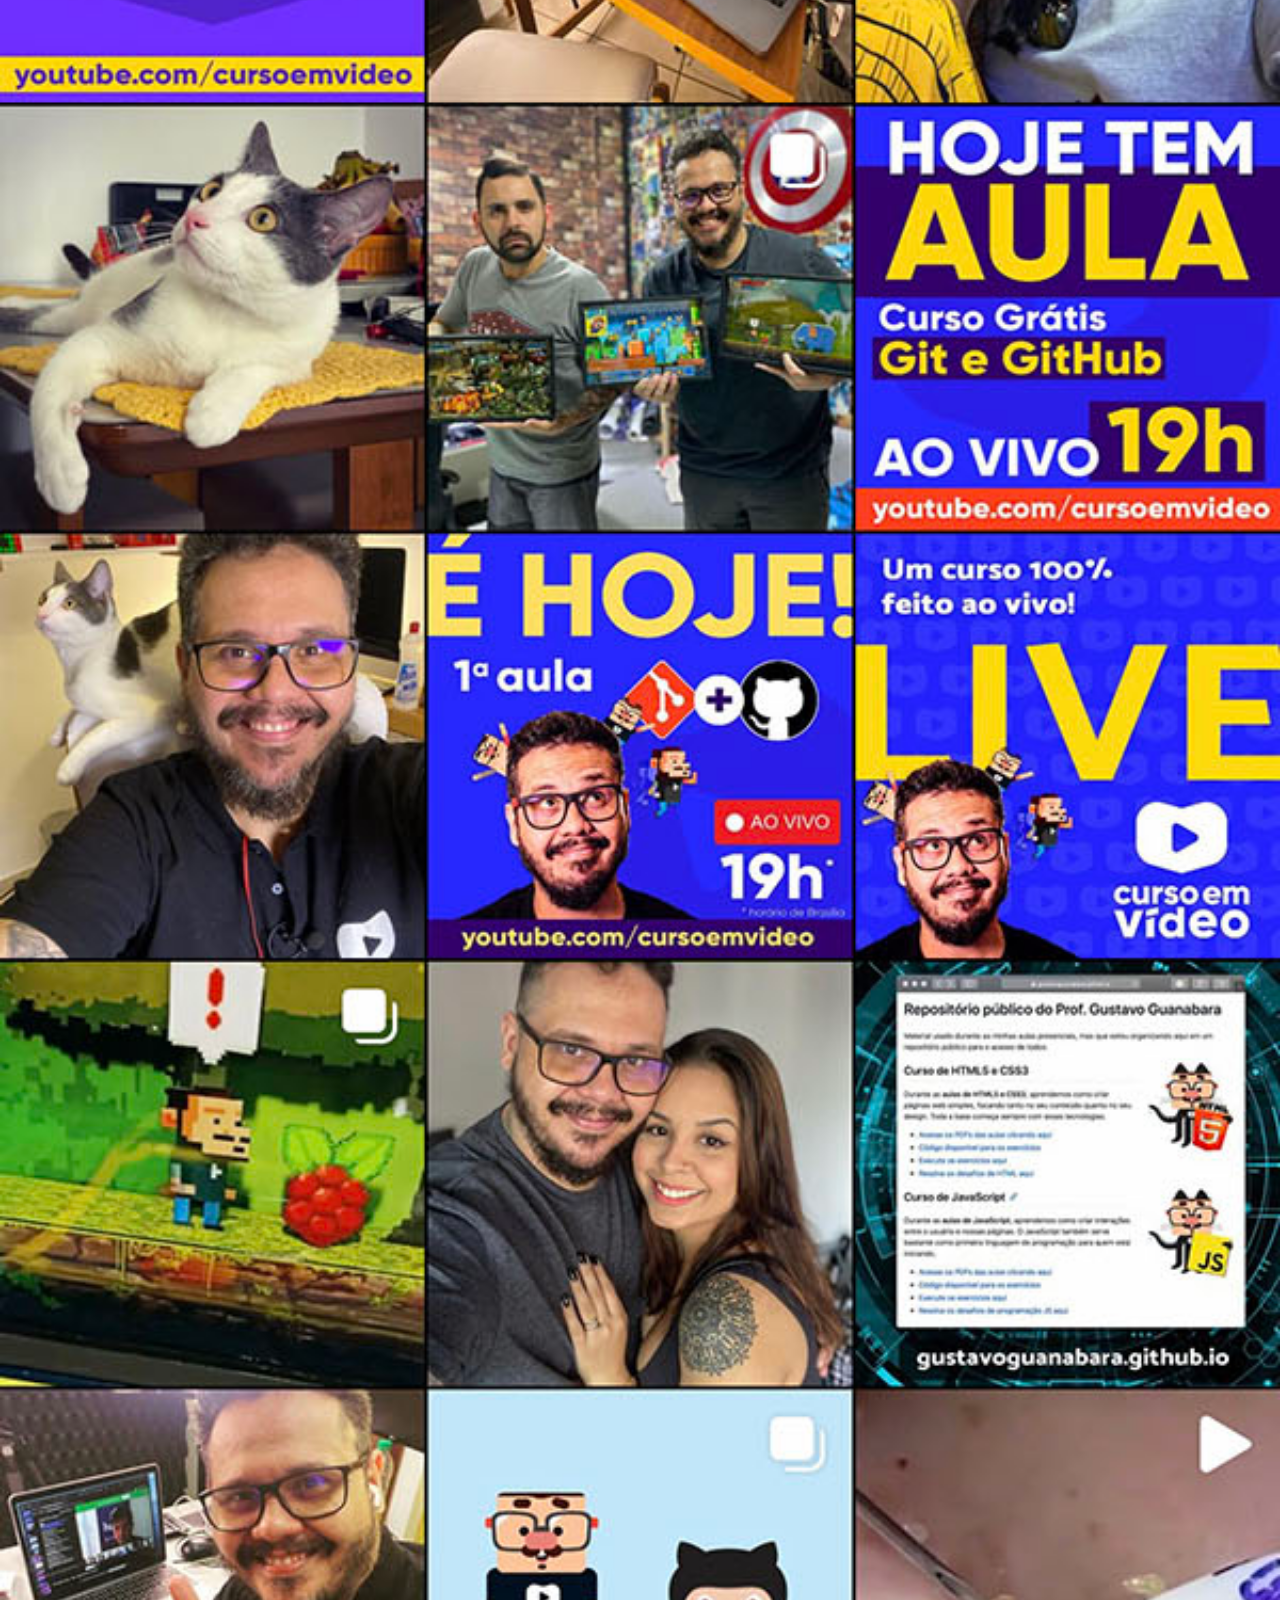
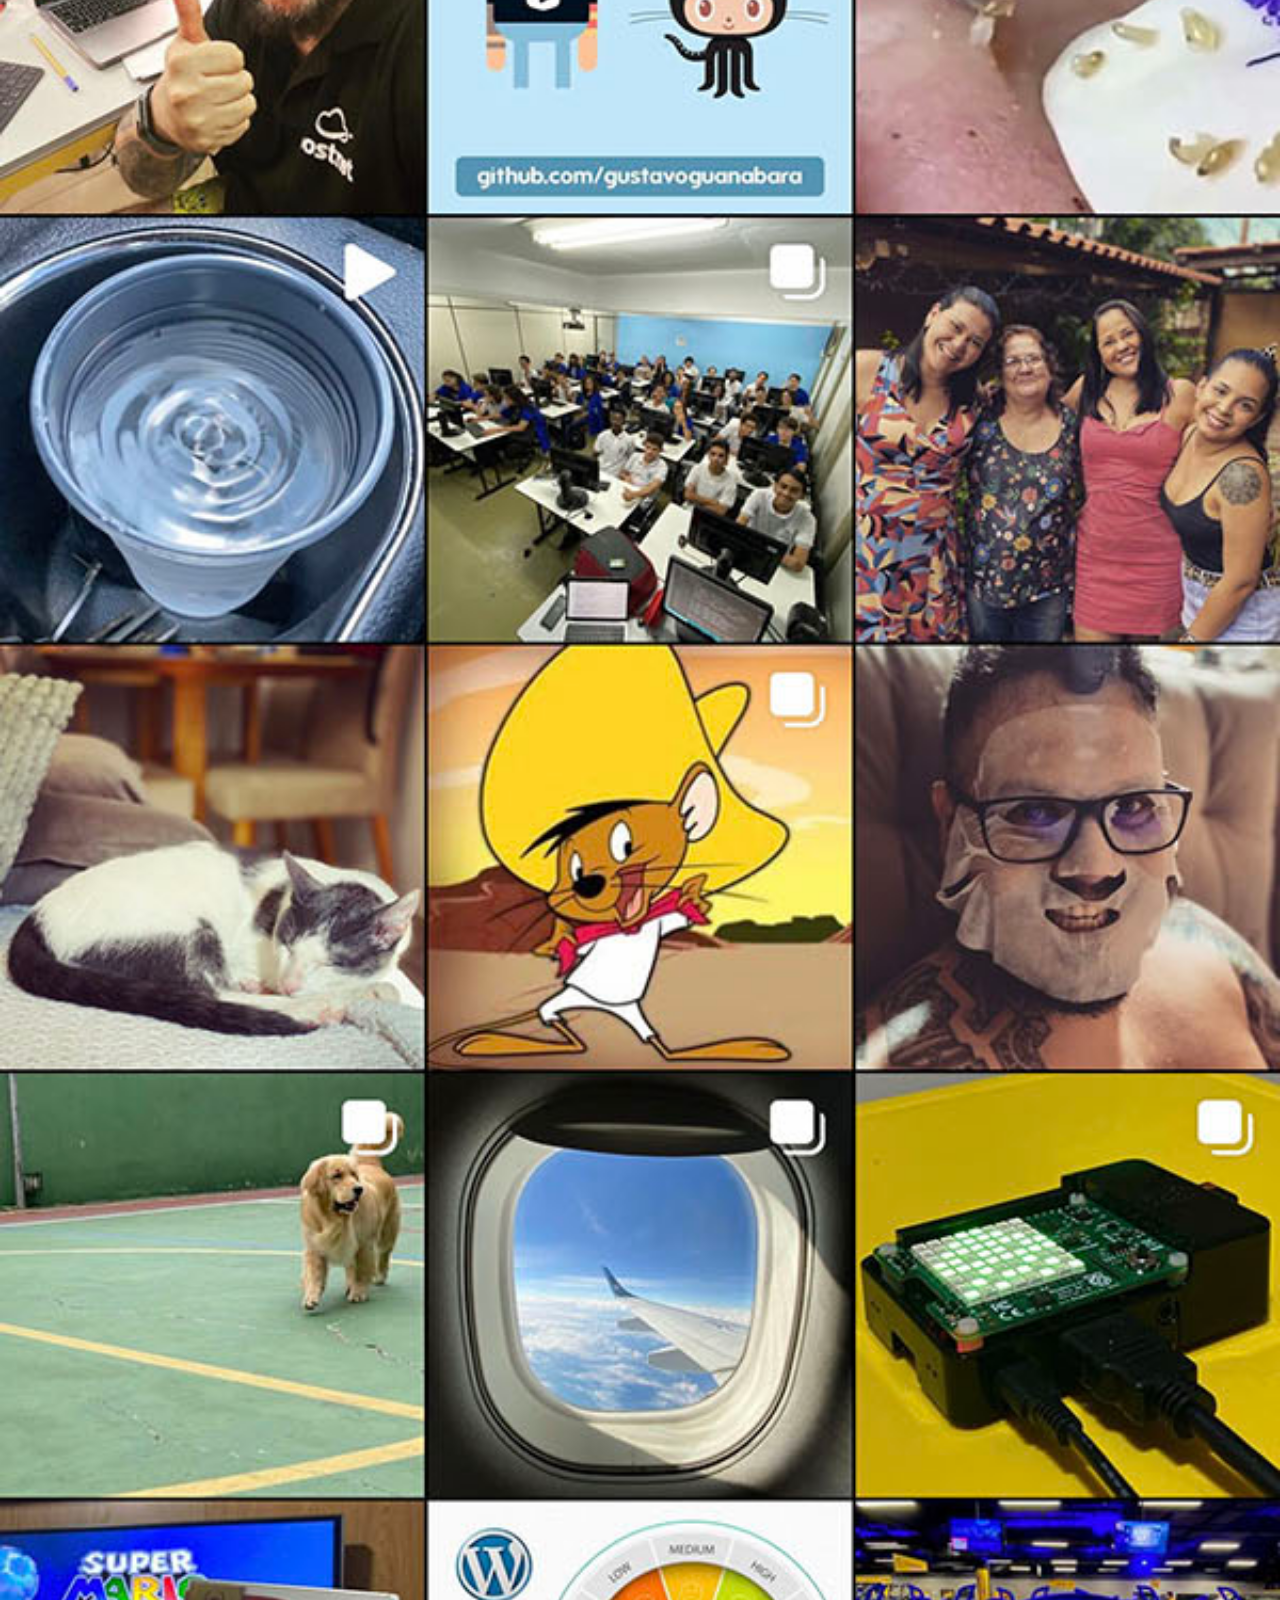
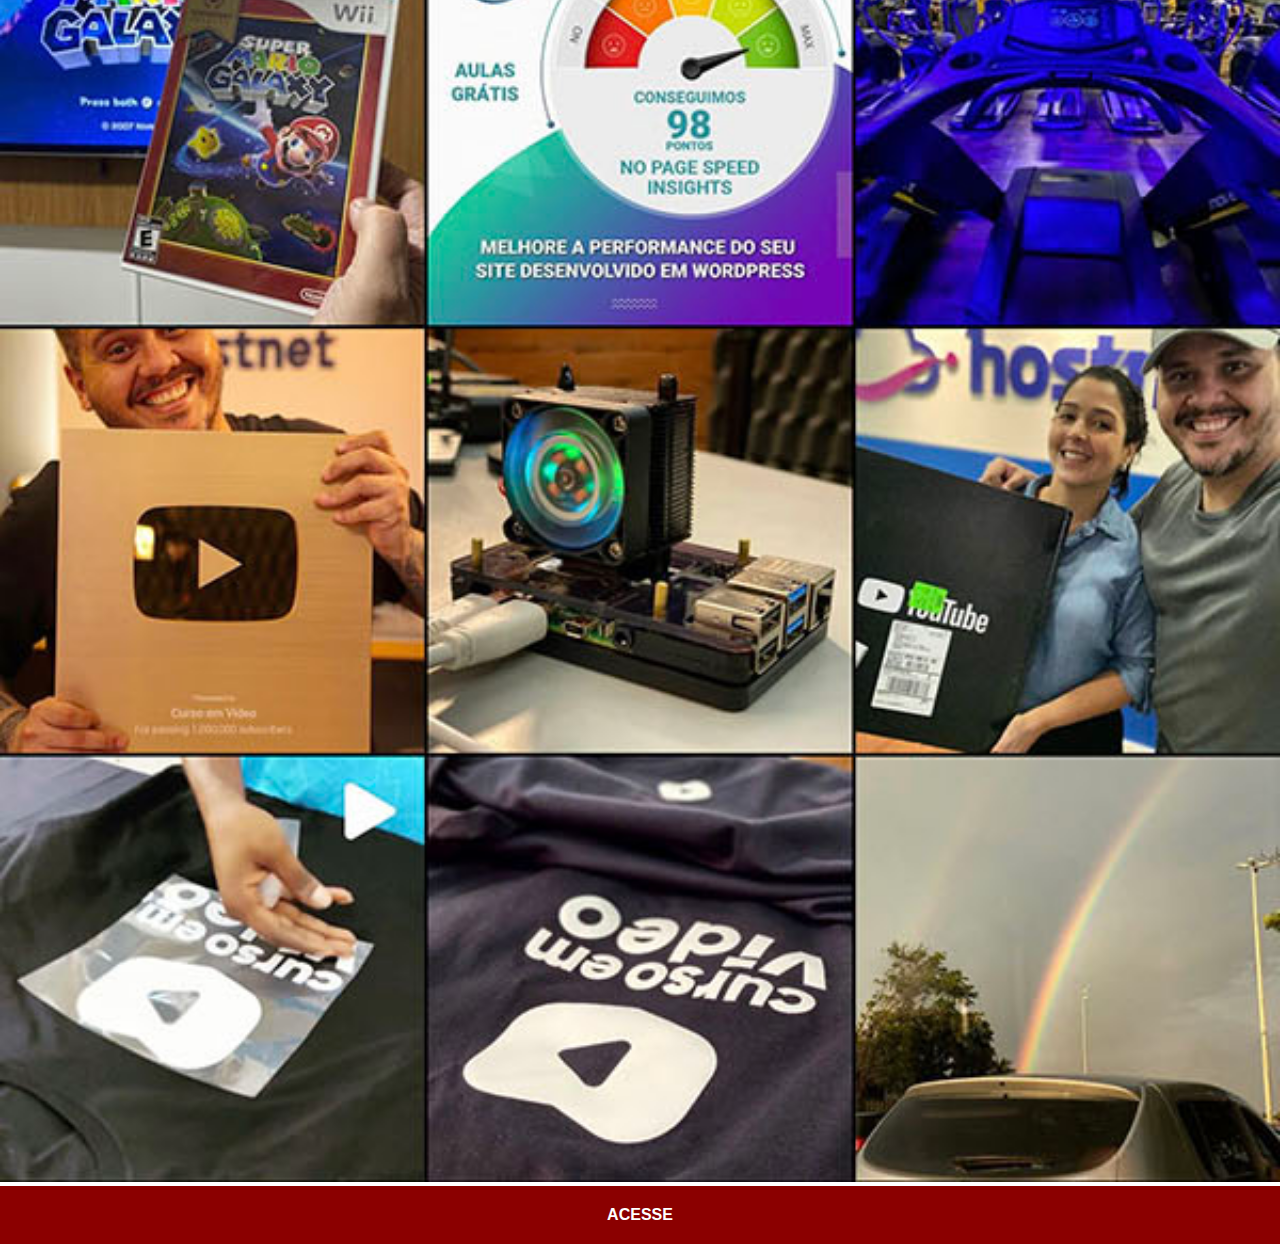
<file: instagram.html>
<!DOCTYPE html>
<html lang="pt-br">
<head>
    <meta charset="UTF-8">
    <meta name="viewport" content="width=device-width, initial-scale=1.0">
    <title>Instagram</title>
    <link rel="stylesheet" href="estilos/social.css">
</head>
<body>
    <img src="imagens/tela-instagram.jpg" alt="Instagram">
    <a href="https://www.instagram.com/_js.moraes_/">ACESSE</a>
</body>
</html>
</file>
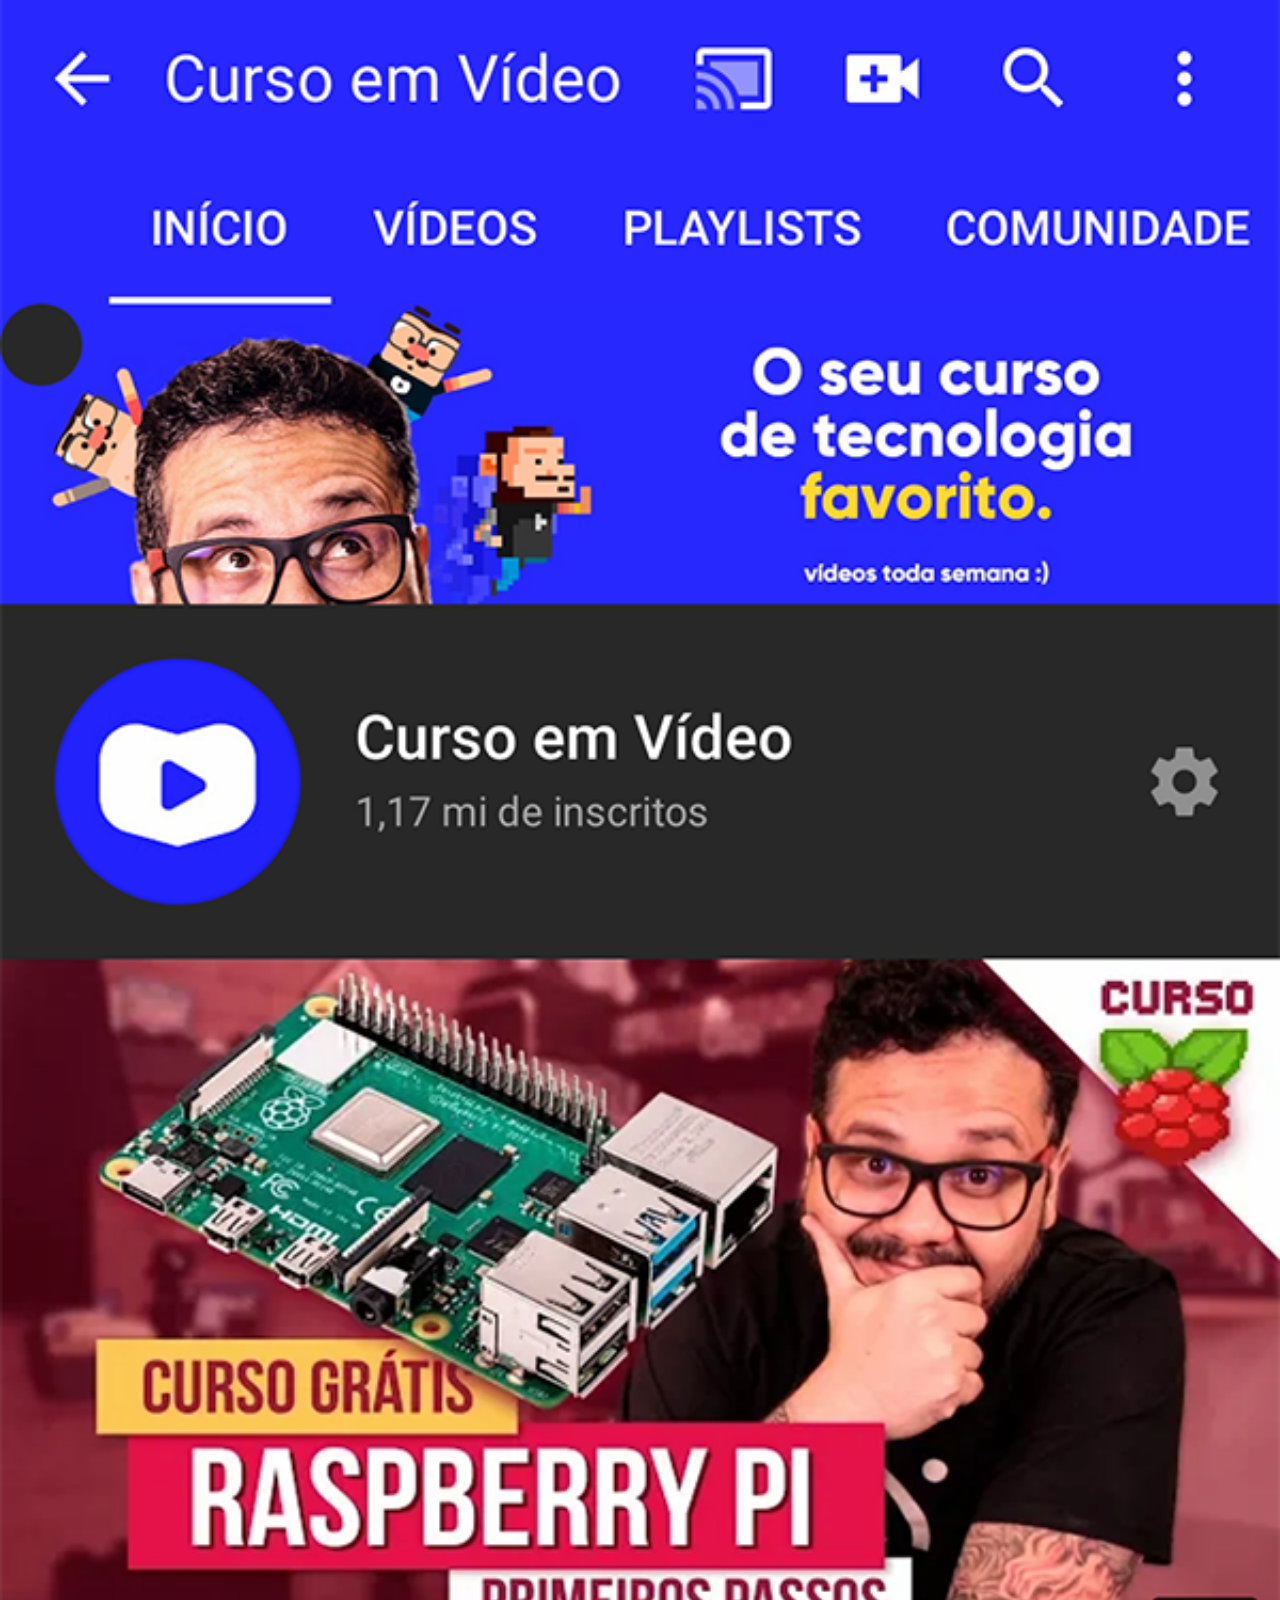
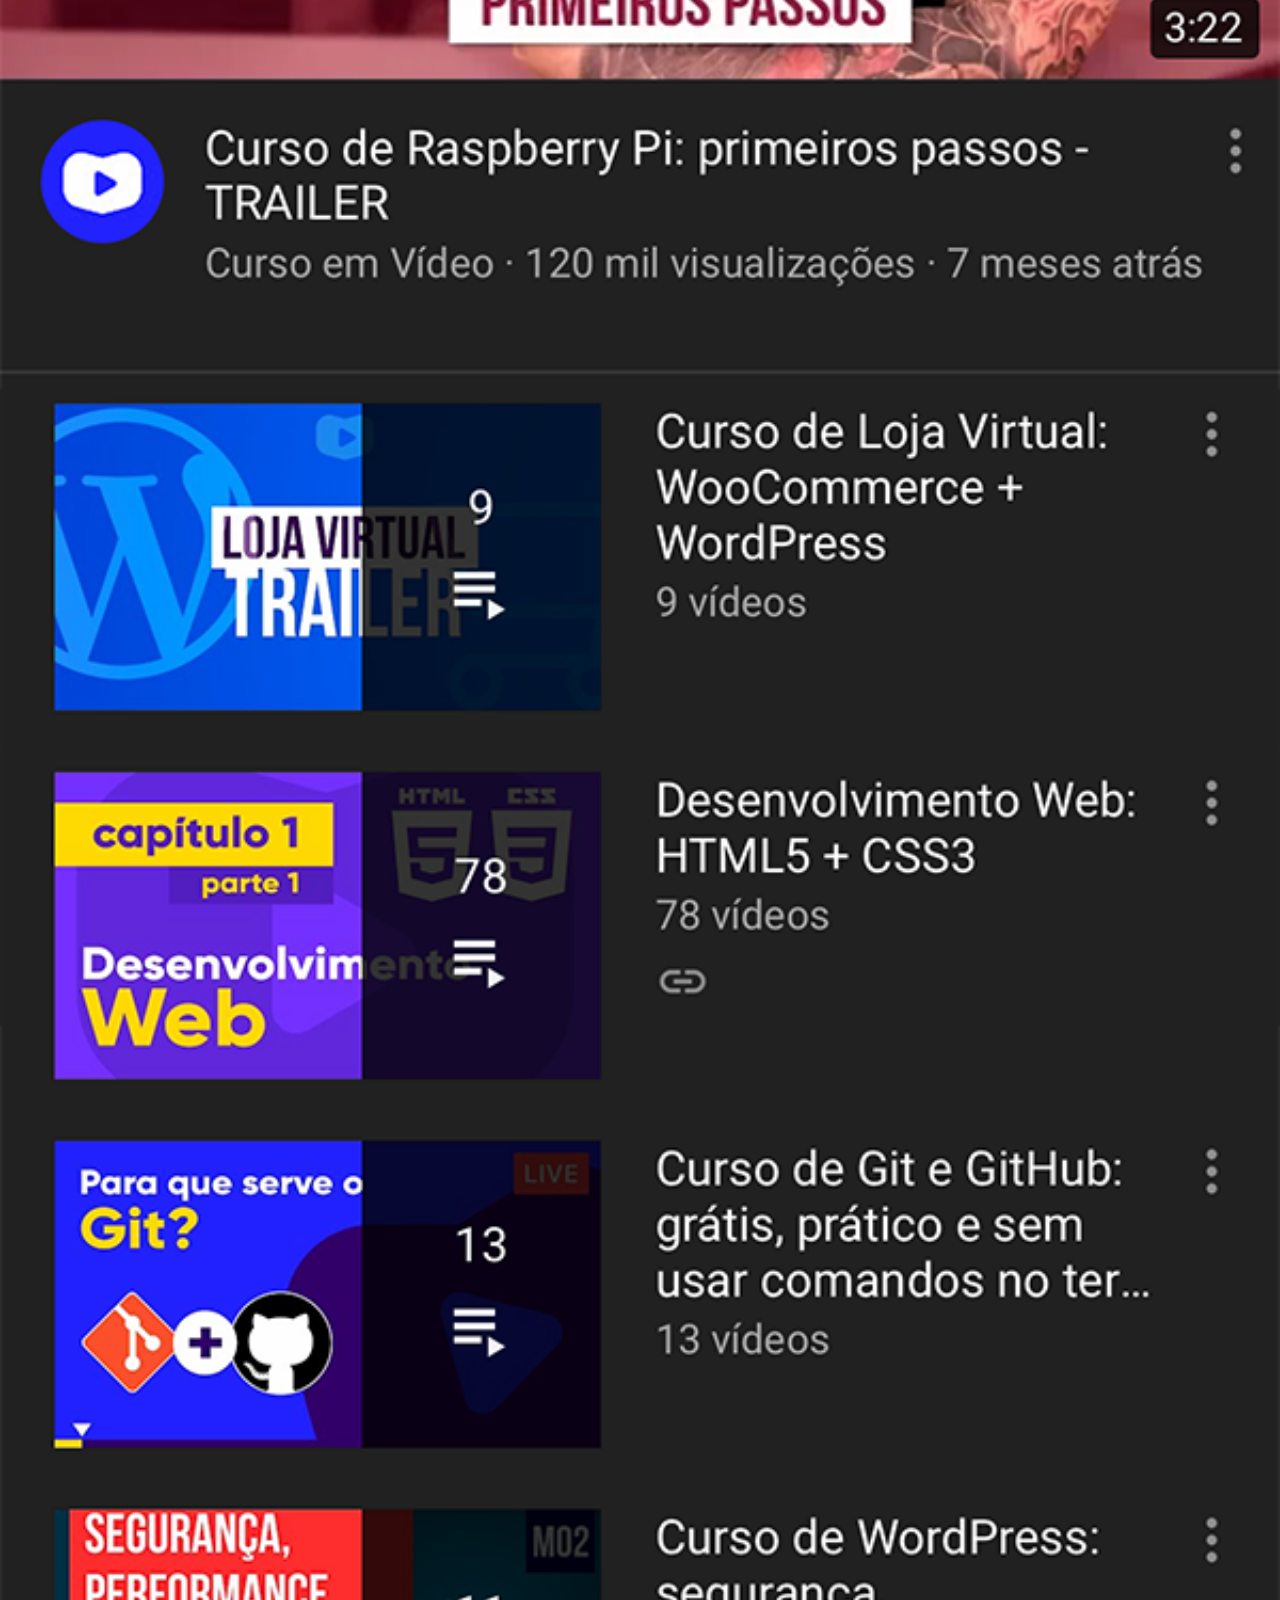
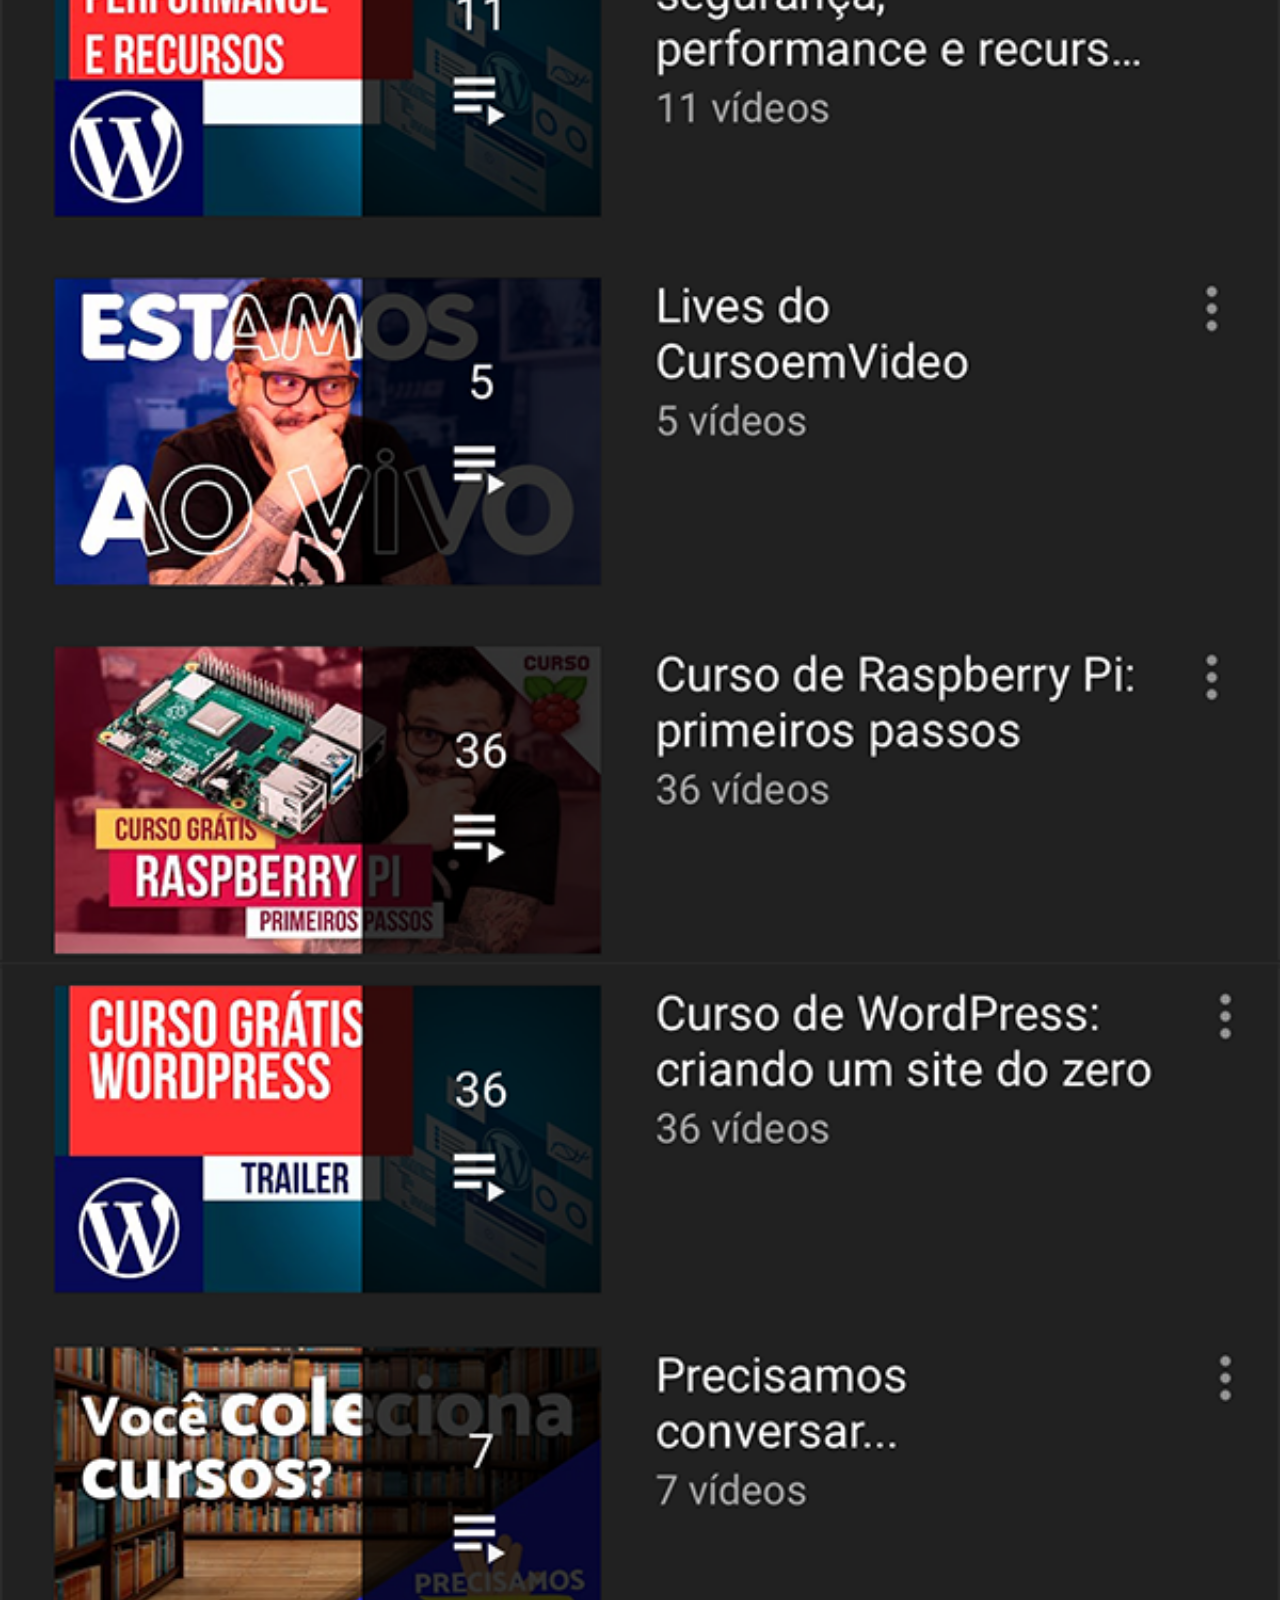
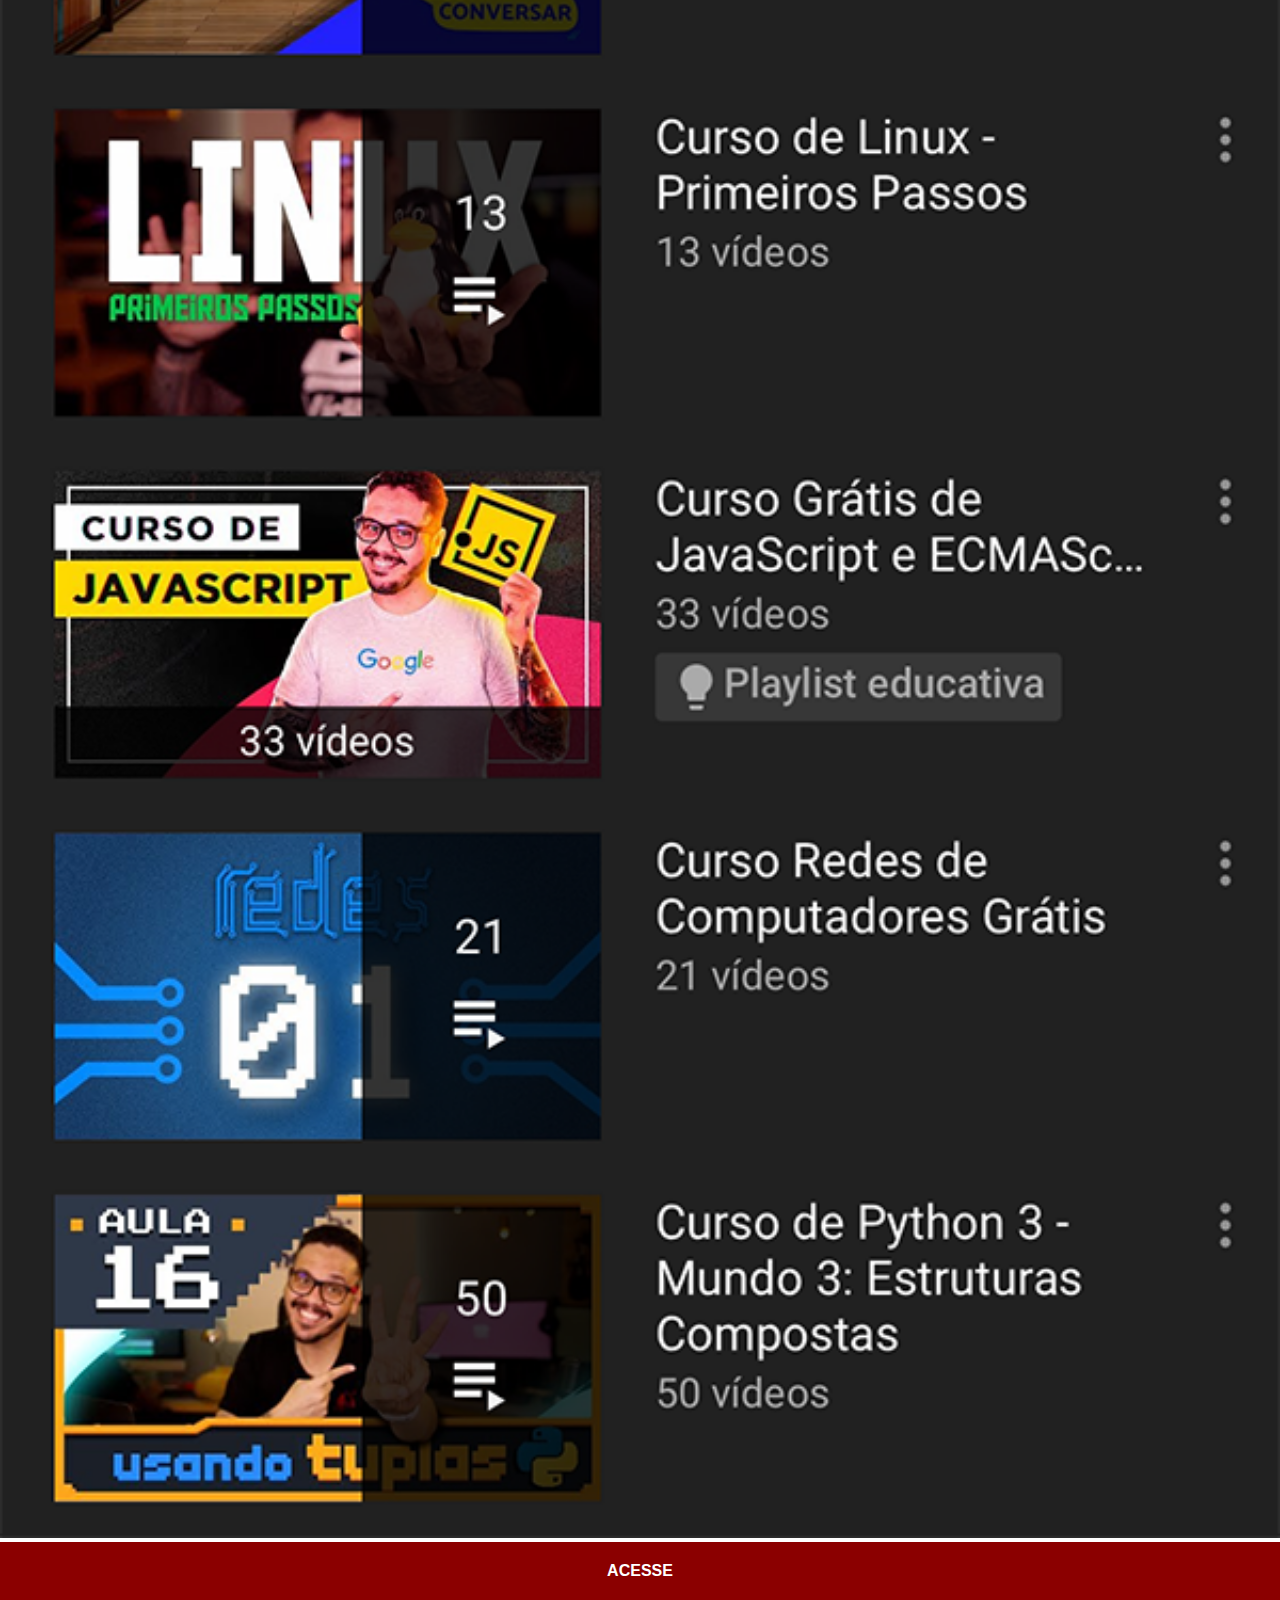
<file: youtube.html>
<!DOCTYPE html>
<html lang="pt-br">
<head>
    <meta charset="UTF-8">
    <meta name="viewport" content="width=device-width, initial-scale=1.0">
    <title>Youtube</title>
    <link rel="stylesheet" href="estilos/social.css">
</head>
<body>
    <img src="imagens/tela-youtube.png" alt="Youtube">
    <a href="https://www.youtube.com/@CursoemVideo/playlists" target="_blank">ACESSE</a>
</body>
</html>
</file>
<file: estilos/style.css>
@charset "UTF-8";

* {
    margin: 0;
    padding: 0;
    font-family: Arial, Helvetica, sans-serif;
}

html, body {
    height: 100vh;
    width: 100vw;
}

body {
    background: url('../imagens/fundo-madeira.jpg') no-repeat top center;
    background-size: cover;
    background-attachment: fixed;
}

main {
    height: 100vh;
    position: relative;
}

section#telefone {
    position: absolute;
    top: 50%;
    left: 50%;

    transform: translate(-50%, -50%);
    height: 627px;
    width: 311px;
    background: url('../imagens/frame-iphone.png') no-repeat;
    background-size: cover;
}

iframe#tela {
    position: relative;
    top: 80px;
    left: 22px;
    width: 265px;
    height: 471px;
}

section#redes-socias {
    text-align: right;
}

section#redes-socias img {
    width: 50px;
    margin: 10px;
    border-radius: 50%;
    box-shadow: 2px 2px 5px rgba(0, 0, 0, 0.423);
    box-sizing: border-box; /*Dica legal*/
}

section#redes-socias img:hover {
    border: 2px solid rgba(255, 255, 255, 0.595);
    transform: translate(-2px, -2px);
    box-shadow: 5px 5px 10px rgba(0, 0, 0, 0.405);
    transition: transform 0.2s;
}
</file>
<file: estilos/social.css>
@charset "UTF-8";

* {
    padding: 0;
    margin: 0;
    font-family: Arial, Helvetica, sans-serif;
}

::-webkit-scrollbar { /*dica legal*/
    width: 0;
    height: 0;
}

img {
    width: 100vw;
}

a {
    display: block;
    background-color: darkred;
    padding: 20px;
    text-align: center;
    font-weight: bolder;
    text-decoration: none;
    color: white;
}

a:hover {
    background-color: red;
}
</file>
